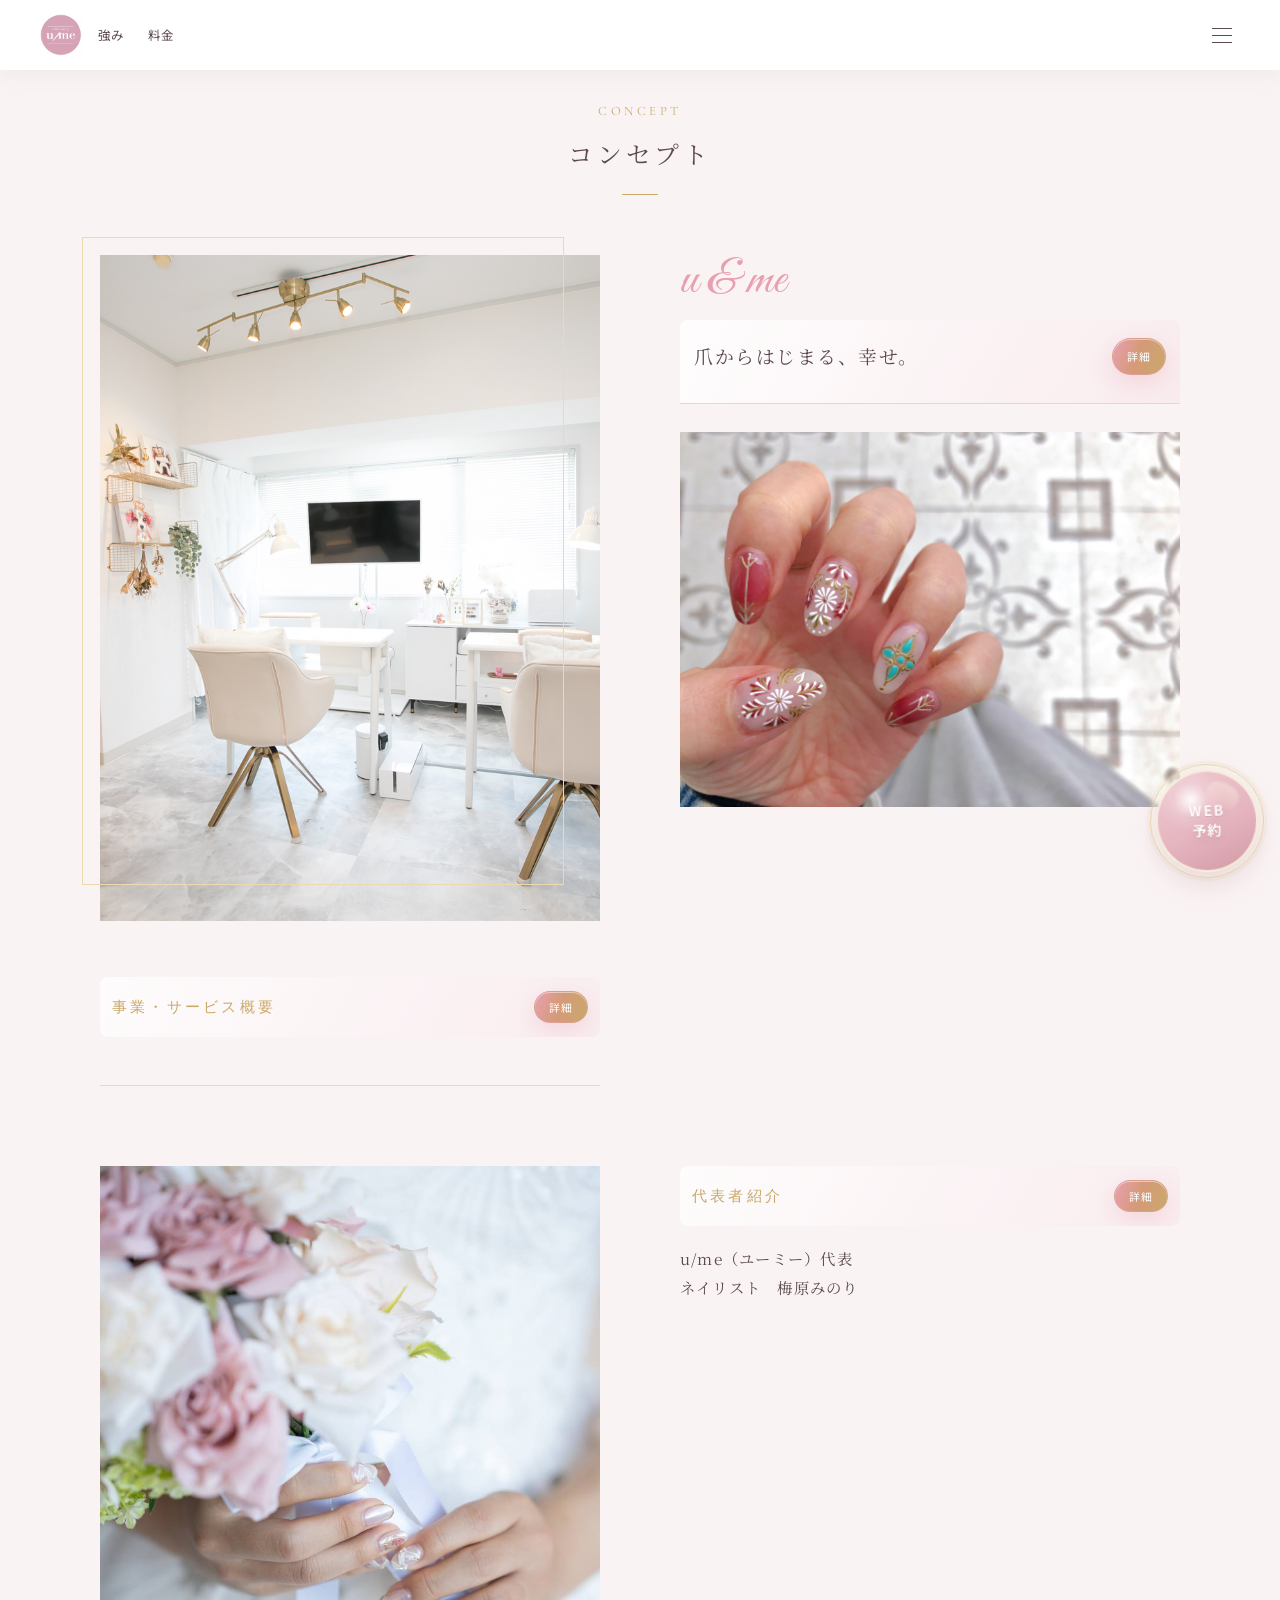
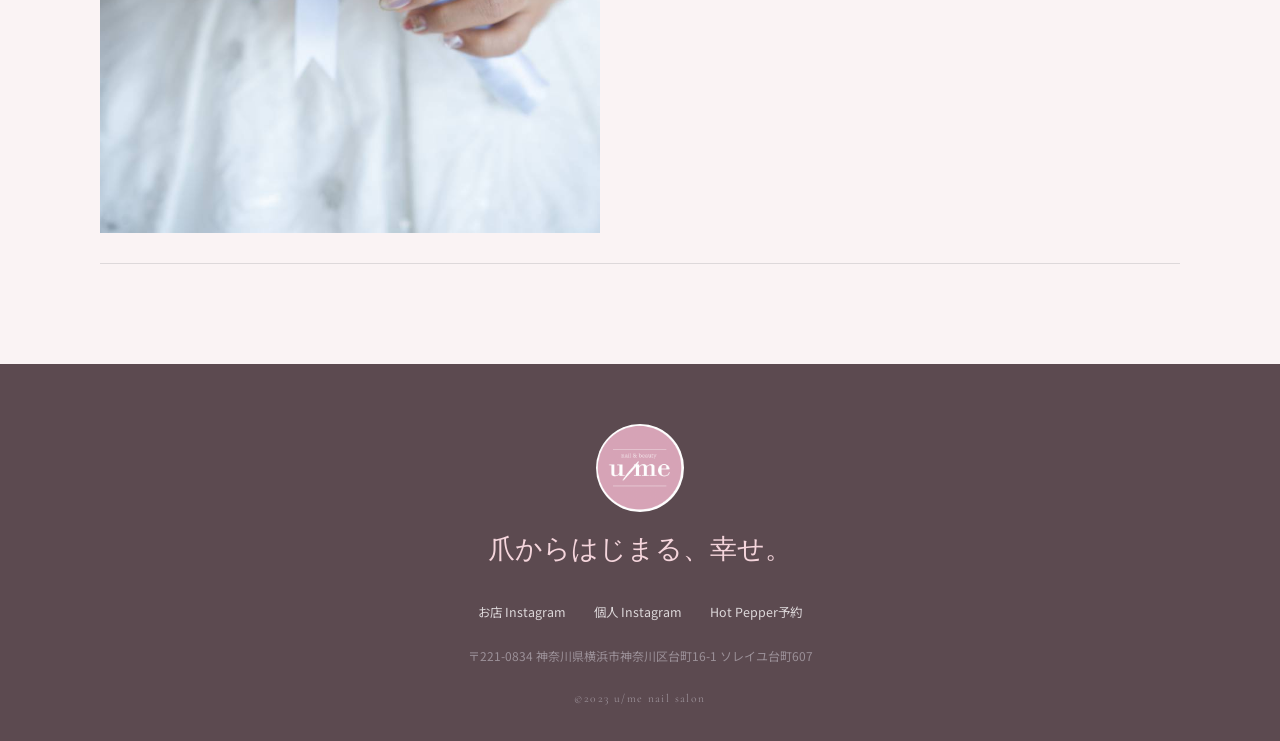
<file: concept.html>
<!DOCTYPE html>
<html lang="ja">
<head>
  <meta charset="UTF-8">
  <meta name="viewport" content="width=device-width, initial-scale=1.0">
  <title>コンセプト｜u/me（ユーミー）プライベートネイルサロン</title>
  <meta name="description" content="横浜のプライベートネイルサロンu/me（ユーミー）のコンセプト、サービス概要、代表者紹介。爪からはじまる、幸せ。">
  <link rel="preconnect" href="https://fonts.googleapis.com">
  <link rel="preconnect" href="https://fonts.gstatic.com" crossorigin>
  <link href="https://fonts.googleapis.com/css2?family=Cormorant+Garamond:ital,wght@0,300;0,400;0,500;1,300;1,400&family=Great+Vibes&family=Noto+Serif+JP:wght@300;400&family=Noto+Sans+JP:wght@300;400&display=swap" rel="stylesheet">
  <link rel="stylesheet" href="css/style.css">
</head>

<body class="subpage">
  <header class="header" id="header">
    <div class="header-inner">
      <div class="header-left">
        <a href="index.html" class="header-logo">
          <img src="rogo.PNG" alt="u/me ユーミー">
        </a>
        <nav class="header-nav" aria-label="主要ページ">
          <a href="index.html#strengths">強み</a>
          <a href="index.html#menu">料金</a>
        </nav>
      </div>
      <button class="gnav-btn" id="gnavBtn" aria-label="メニューを開く">
        <span class="gnav-btn-line"></span>
        <span class="gnav-btn-line"></span>
        <span class="gnav-btn-line"></span>
      </button>
    </div>
  </header>

  <nav class="gnav" id="gnav">
    <div class="gnav-inner">
      <button class="gnav-close" id="gnavClose" aria-label="メニューを閉じる">
        <span></span><span></span>
      </button>

      <ul class="gnav-links">
        <li><a href="index.html" class="gnav-link">
          <span class="gnav-link-en">Top</span>
          <span class="gnav-link-ja">トップ</span>
        </a></li>
        <li><a href="index.html#strengths" class="gnav-link">
          <span class="gnav-link-en">Strengths</span>
          <span class="gnav-link-ja">サロンの強み</span>
        </a></li>
        <li><a href="index.html#gallery" class="gnav-link">
          <span class="gnav-link-en">Gallery</span>
          <span class="gnav-link-ja">デザイン</span>
        </a></li>
        <li><a href="index.html#profile" class="gnav-link">
          <span class="gnav-link-en">Profile</span>
          <span class="gnav-link-ja">プロフィール</span>
        </a></li>
        <li><a href="index.html#menu" class="gnav-link">
          <span class="gnav-link-en">Menu</span>
          <span class="gnav-link-ja">メニュー・料金</span>
        </a></li>
        <li><a href="index.html#instagram" class="gnav-link">
          <span class="gnav-link-en">Instagram</span>
          <span class="gnav-link-ja">Instagram</span>
        </a></li>
        <li><a href="index.html#note" class="gnav-link">
          <span class="gnav-link-en">Note</span>
          <span class="gnav-link-ja">note</span>
        </a></li>
        <li><a href="index.html#store" class="gnav-link">
          <span class="gnav-link-en">Store Info</span>
          <span class="gnav-link-ja">店舗情報</span>
        </a></li>
      </ul>

      <a href="https://beauty.hotpepper.jp/kr/slnH000651287/?vos=cpahpbprosmaf131118006" target="_blank" rel="noopener" class="gnav-reserve-btn">
        <span class="gnav-reserve-en">Reservation</span>
        <span class="gnav-reserve-ja">Hot Pepperでご予約</span>
      </a>
    </div>
  </nav>
  <div class="gnav-overlay" id="gnavOverlay"></div>

  <a href="https://beauty.hotpepper.jp/kr/slnH000651287/?vos=cpahpbprosmaf131118006" target="_blank" rel="noopener" class="fixed-reserve-btn" id="fixedReserveBtn">WEB<br>予約</a>

  <main class="subpage-main">
    <section class="concept" id="concept">
      <div class="section-header fade-in">
        <p class="section-en">Concept</p>
        <h1 class="section-title">コンセプト</h1>
        <div class="section-line"></div>
      </div>
      <div class="concept-inner">
        <div class="concept-body fade-in">
          <p class="concept-script">u &amp; me</p>
          <button class="concept-catch concept-catch-toggle" type="button" aria-expanded="false" aria-controls="conceptMessageSub"><span class="concept-catch-text">爪からはじまる、幸せ。</span><span class="toggle-detail-label">詳細</span></button>

          <div class="concept-block concept-message" id="conceptMessageSub" hidden>
            <h3 class="concept-block-title">コンセプト</h3>
            <p class="concept-text">自分自身の身体の中で、ふとした瞬間に一番目に入るお手元。その美しさを整えることで、心がときめいたり、落ち着いたり、日常に小さな幸せをもたらしてくれます。</p>
            <p class="concept-text">u/meでは、お客様の日々が明るく楽しくなるような、“お爪から溢れるときめき”を大切にしたデザインをご提供しております。</p>
            <p class="concept-text">日々頑張る女性の活力となる「ご褒美ネイル」を通して、お客様一人ひとりに似合うカラーやこだわりのデザインを丁寧にご提案いたします。</p>
            <p class="concept-text">お手元が綺麗になることで、ご自身をもっと好きになれるように。そんなお手伝いができたら嬉しいです。</p>
            <p class="concept-text">「あなた（u）」と「わたし（me）」で創る、特別なネイル。その想いを込めて、u/meは誕生しました。</p>
          </div>

          <div class="concept-nail-img">
            <img src="ネイル/IMG_1547.JPG" alt="ネイルデザイン">
          </div>
        </div>

        <div class="concept-side fade-in">
          <div class="concept-img">
            <img src="内装/IMG_6346.JPG" alt="u/meサロン内装">
          </div>

          <div class="concept-block concept-service">
            <button class="concept-block-title concept-service-toggle" type="button" aria-expanded="false" aria-controls="conceptServiceSub">事業・サービス概要<span class="toggle-detail-label">詳細</span></button>
            <div id="conceptServiceSub" hidden>
              <p class="concept-text">u/me（ユーミー）は、横浜にあるプライベートネイルサロンです。お客様一人ひとりに寄り添ったカウンセリングを大切にし、似合うカラーやデザインをご提案するオーダーメイドネイルをご提供しております。</p>
              <p class="concept-text">シンプルなデザインからこだわりのアート、3Dパーツ制作まで幅広く対応し、日常にときめきをプラスする「ご褒美ネイル」をお届けいたします。</p>
              <p class="concept-text">落ち着いた空間で、リラックスしながら施術を受けていただけるよう心がけております。</p>

              <h4 class="concept-subtitle">メインの事業内容</h4>
              <p class="concept-text">ネイル施術（ジェルネイル）を中心に、お客様のご要望に合わせたオーダーメイドデザインをご提供しております。</p>
              <p class="concept-text">シンプルなデザインからこだわりのアート、3Dパーツ制作まで幅広く対応し、お一人おひとりに合わせたネイルをご提案いたします。</p>

              <h4 class="concept-subtitle">サービスの特徴・こだわり</h4>
              <p class="concept-text">お客様一人ひとりに寄り添った丁寧なカウンセリングを大切にし、ライフスタイルやお好みに合わせたデザインをご提案しております。</p>
              <p class="concept-text">手描きアートや繊細なデザインにも対応しており、お客様の「好き」や「こだわり」を形にすることを得意としています。</p>
              <p class="concept-text">また、デザインの再現度の高さだけでなく、モチの良さや仕上がりの美しさにもこだわり、日常の中でふとお手元を見たときにときめきを感じていただけるネイルをお届けいたします。</p>
              <p class="concept-text">落ち着いた空間でリラックスしてお過ごしいただけるよう、心地よい施術時間の提供を心がけております。</p>
            </div>
          </div>
        </div>

        <div class="concept-bottom fade-in">
          <div class="concept-block concept-profile">
            <div class="concept-owner-img">
              <img src="内装/line_oa_chat_240202_210448.JPG" alt="ネイリスト 梅原みのり">
            </div>
            <div class="concept-profile-body">
              <button class="concept-block-title concept-profile-toggle" type="button" aria-expanded="false" aria-controls="conceptProfileSub">代表者紹介<span class="toggle-detail-label">詳細</span></button>
              <p class="concept-owner">u/me（ユーミー）代表<br>ネイリスト　梅原みのり</p>
              <div id="conceptProfileSub" hidden>
                <p class="concept-text">服飾専門学校を卒業後、アパレル業界や美容室での勤務を経て、ネイル業界へ転身。横浜にて2店舗のネイルサロンで経験を積み、u/meをオープンいたしました。</p>
                <p class="concept-text">これまで常にネイルが身近にあり、忙しい日々の中でも、ふとお手元を見たときに気分が上がる瞬間や、ネイルに励まされるような感覚を何度も経験してきました。</p>
                <p class="concept-text">ネイルはただ綺麗にするだけでなく、日常にときめきや癒しを与えてくれる存在だと感じています。</p>
                <p class="concept-text">お客様一人ひとりに寄り添い、似合うデザインやカラーをご提案しながら、「自分の爪が好き」と思っていただけるようなネイルをお届けいたします。</p>
                <p class="concept-text">日々頑張る女性の活力となる“ご褒美ネイル”を通して、皆さまの毎日に小さな幸せをお届けできましたら幸いです。</p>
                <div class="concept-block concept-history">
                  <h3 class="concept-block-title">沿革</h3>
                  <p class="concept-text"><time datetime="2023-06-05">2023年6月5日</time><br>ネイルサロン「u/me（ユーミー）」オープン</p>
                </div>
              </div>
            </div>
          </div>
        </div>
      </div>
    </section>
  </main>

  <footer class="footer">
    <div class="footer-inner">
      <div class="footer-logo">
        <img src="rogo.PNG" alt="u/me ユーミー">
      </div>
      <p class="footer-tagline">爪からはじまる、幸せ。</p>
      <ul class="footer-sns">
        <li><a href="https://www.instagram.com/u.me_nails/" target="_blank" rel="noopener">お店 Instagram</a></li>
        <li><a href="https://www.instagram.com/ume_nails?igsh=MW9hbWlhaDR5dm02bg%3D%3D&utm_source=qr" target="_blank" rel="noopener">個人 Instagram</a></li>
        <li><a href="https://beauty.hotpepper.jp/kr/slnH000651287/?vos=cpahpbprosmaf131118006" target="_blank" rel="noopener">Hot Pepper予約</a></li>
      </ul>
      <p class="footer-address">〒221-0834 神奈川県横浜市神奈川区台町16-1 ソレイユ台町607</p>
      <p class="footer-copy">©2023 u/me nail salon</p>
    </div>
  </footer>

  <script src="js/main.js"></script>
</body>
</html>
</file>
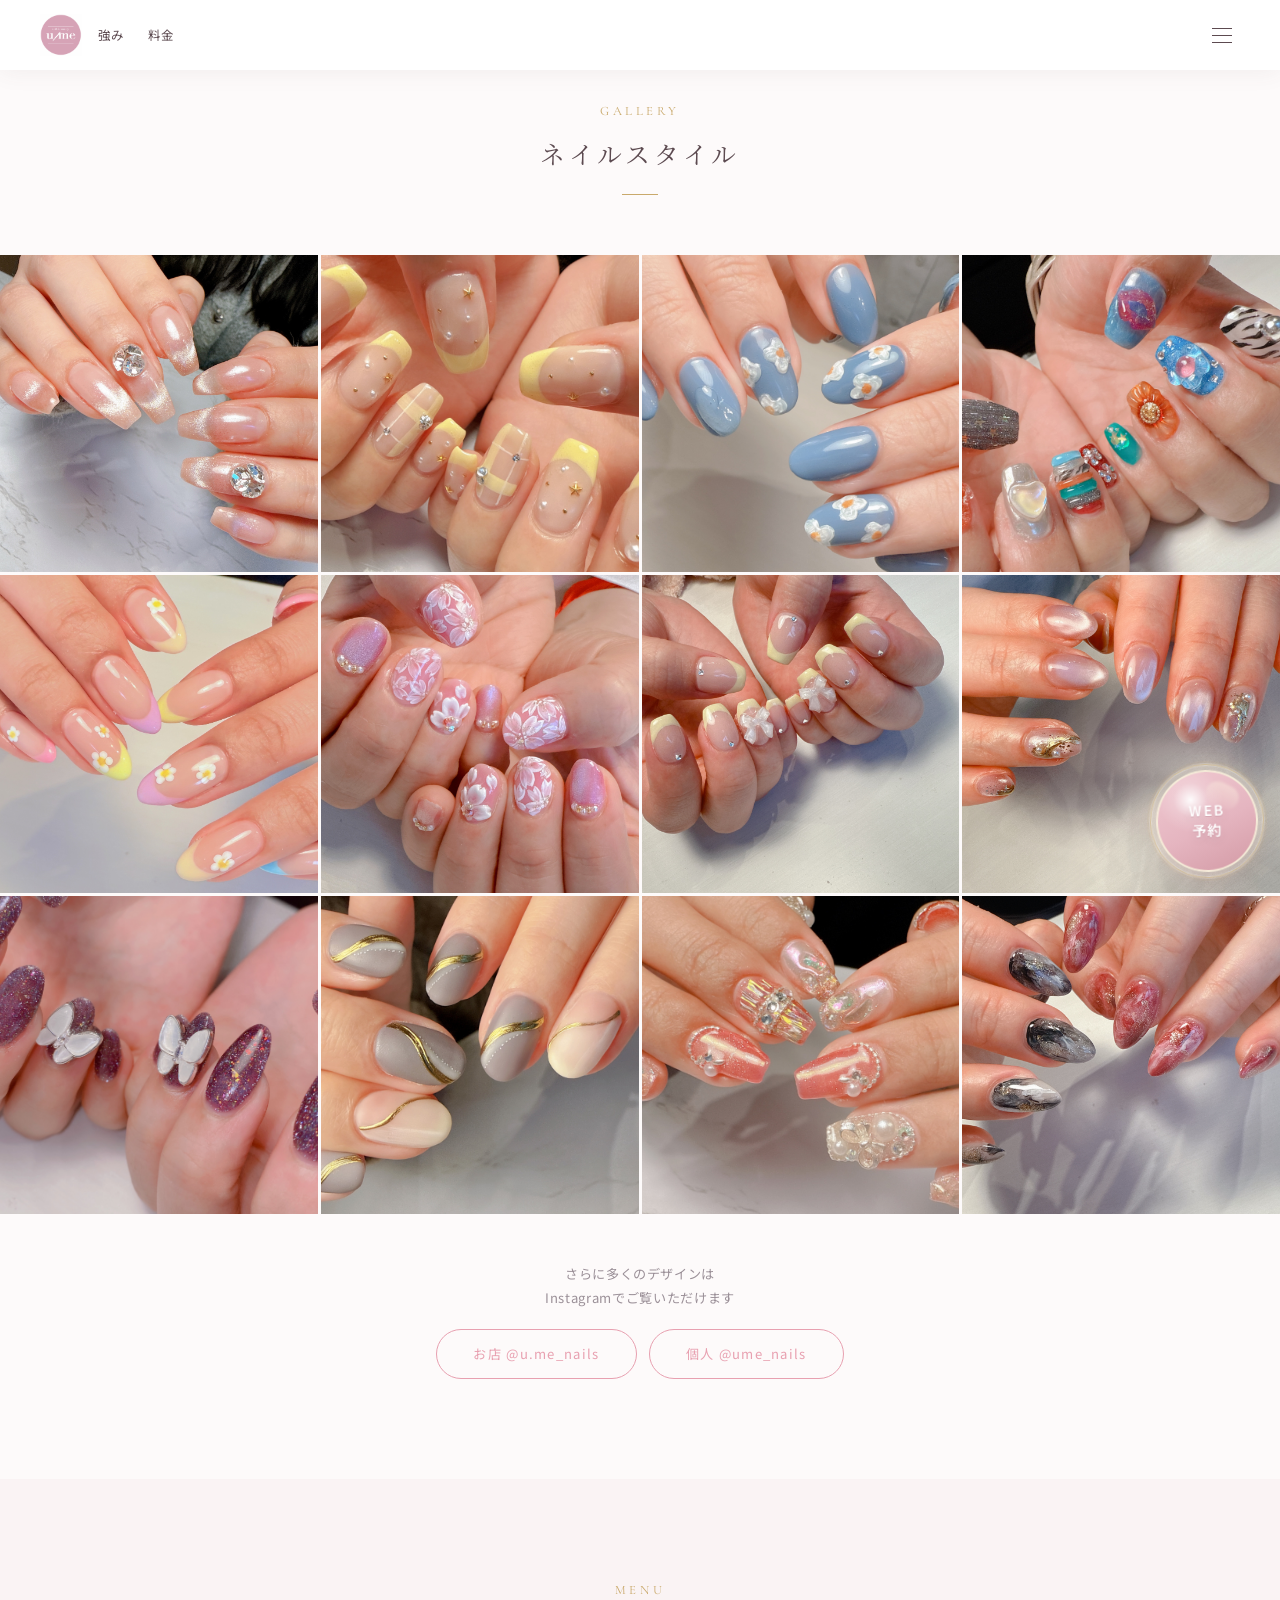
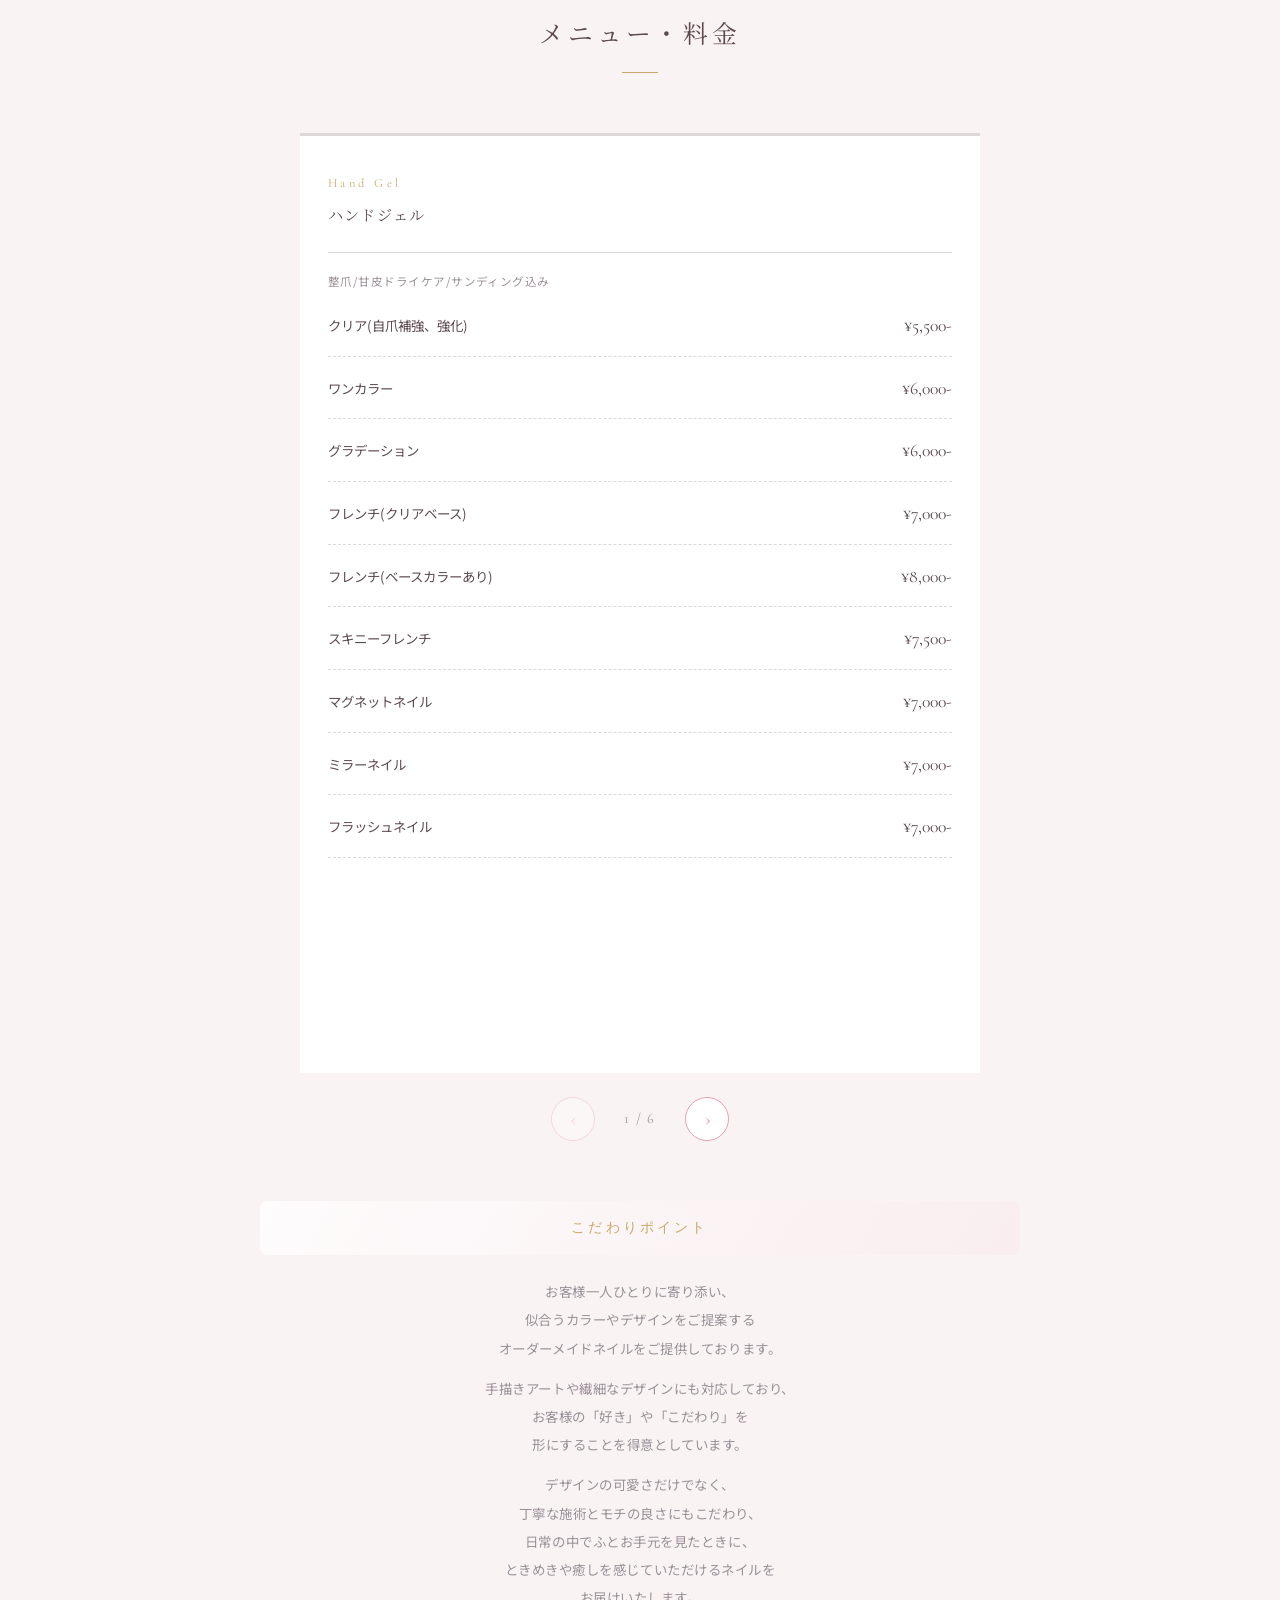
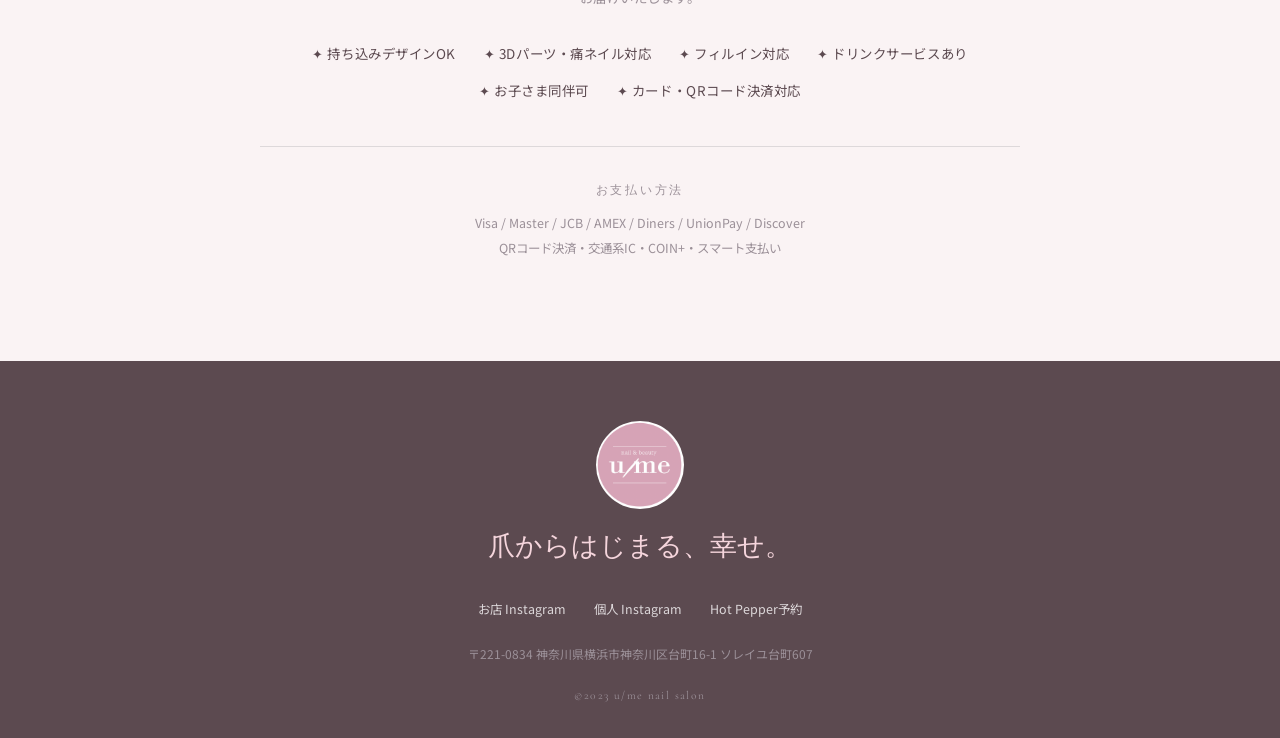
<file: menu.html>
<!DOCTYPE html>
<html lang="ja">
<head>
  <meta charset="UTF-8">
  <meta name="viewport" content="width=device-width, initial-scale=1.0">
  <title>メニュー・料金｜u/me（ユーミー）プライベートネイルサロン</title>
  <meta name="description" content="横浜のプライベートネイルサロンu/me（ユーミー）のメニュー・料金。ハンドジェル、アートコース、フットジェル、アートオプション、オフ各種。">
  <link rel="preconnect" href="https://fonts.googleapis.com">
  <link rel="preconnect" href="https://fonts.gstatic.com" crossorigin>
  <link href="https://fonts.googleapis.com/css2?family=Cormorant+Garamond:ital,wght@0,300;0,400;0,500;1,300;1,400&family=Great+Vibes&family=Noto+Serif+JP:wght@300;400&family=Noto+Sans+JP:wght@300;400&display=swap" rel="stylesheet">
  <link rel="stylesheet" href="css/style.css">
</head>

<body class="subpage">
  <header class="header" id="header">
    <div class="header-inner">
      <div class="header-left">
        <a href="index.html" class="header-logo">
          <img src="rogo.PNG" alt="u/me ユーミー">
        </a>
        <nav class="header-nav" aria-label="主要ページ">
          <a href="index.html#strengths">強み</a>
          <a href="index.html#menu">料金</a>
        </nav>
      </div>
      <button class="gnav-btn" id="gnavBtn" aria-label="メニューを開く">
        <span class="gnav-btn-line"></span>
        <span class="gnav-btn-line"></span>
        <span class="gnav-btn-line"></span>
      </button>
    </div>
  </header>

  <nav class="gnav" id="gnav">
    <div class="gnav-inner">
      <button class="gnav-close" id="gnavClose" aria-label="メニューを閉じる">
        <span></span><span></span>
      </button>

      <ul class="gnav-links">
        <li><a href="index.html" class="gnav-link">
          <span class="gnav-link-en">Top</span>
          <span class="gnav-link-ja">トップ</span>
        </a></li>
        <li><a href="index.html#strengths" class="gnav-link">
          <span class="gnav-link-en">Strengths</span>
          <span class="gnav-link-ja">サロンの強み</span>
        </a></li>
        <li><a href="index.html#gallery" class="gnav-link">
          <span class="gnav-link-en">Gallery</span>
          <span class="gnav-link-ja">デザイン</span>
        </a></li>
        <li><a href="index.html#profile" class="gnav-link">
          <span class="gnav-link-en">Profile</span>
          <span class="gnav-link-ja">プロフィール</span>
        </a></li>
        <li><a href="index.html#menu" class="gnav-link">
          <span class="gnav-link-en">Menu</span>
          <span class="gnav-link-ja">メニュー・料金</span>
        </a></li>
        <li><a href="index.html#instagram" class="gnav-link">
          <span class="gnav-link-en">Instagram</span>
          <span class="gnav-link-ja">Instagram</span>
        </a></li>
        <li><a href="index.html#note" class="gnav-link">
          <span class="gnav-link-en">Note</span>
          <span class="gnav-link-ja">note</span>
        </a></li>
        <li><a href="index.html#store" class="gnav-link">
          <span class="gnav-link-en">Store Info</span>
          <span class="gnav-link-ja">店舗情報</span>
        </a></li>
      </ul>

      <a href="https://beauty.hotpepper.jp/kr/slnH000651287/?vos=cpahpbprosmaf131118006" target="_blank" rel="noopener" class="gnav-reserve-btn">
        <span class="gnav-reserve-en">Reservation</span>
        <span class="gnav-reserve-ja">Hot Pepperでご予約</span>
      </a>
    </div>
  </nav>
  <div class="gnav-overlay" id="gnavOverlay"></div>

  <a href="https://beauty.hotpepper.jp/kr/slnH000651287/?vos=cpahpbprosmaf131118006" target="_blank" rel="noopener" class="fixed-reserve-btn" id="fixedReserveBtn">WEB<br>予約</a>

  <main class="subpage-main">
    <section class="gallery" id="gallery">
      <div class="section-header fade-in">
        <p class="section-en">Gallery</p>
        <h2 class="section-title">ネイルスタイル</h2>
        <div class="section-line"></div>
      </div>
      <div class="gallery-grid">
        <div class="gallery-item fade-in"><img src="ネイル/IMG_1529.JPG" alt="ネイルデザイン" loading="lazy"></div>
        <div class="gallery-item fade-in"><img src="ネイル/IMG_1533.JPG" alt="ネイルデザイン" loading="lazy"></div>
        <div class="gallery-item fade-in"><img src="ネイル/IMG_1539.JPG" alt="ネイルデザイン" loading="lazy"></div>
        <div class="gallery-item fade-in"><img src="ネイル/IMG_1538.JPG" alt="ネイルデザイン" loading="lazy"></div>
        <div class="gallery-item fade-in"><img src="ネイル/IMG_1542.JPG" alt="ネイルデザイン" loading="lazy"></div>
        <div class="gallery-item fade-in"><img src="ネイル/IMG_1543.JPG" alt="ネイルデザイン" loading="lazy"></div>
        <div class="gallery-item fade-in"><img src="ネイル/IMG_2605.JPG" alt="ネイルデザイン" loading="lazy"></div>
        <div class="gallery-item fade-in"><img src="ネイル/IMG_2693.JPG" alt="ネイルデザイン" loading="lazy"></div>
        <div class="gallery-item fade-in"><img src="ネイル/IMG_0747.JPG" alt="ネイルデザイン" loading="lazy"></div>
        <div class="gallery-item fade-in"><img src="ネイル/IMG_1530.JPG" alt="ネイルデザイン" loading="lazy"></div>
        <div class="gallery-item fade-in"><img src="ネイル/IMG_1540.JPG" alt="ネイルデザイン" loading="lazy"></div>
        <div class="gallery-item fade-in"><img src="ネイル/IMG_1407.JPG" alt="ネイルデザイン" loading="lazy"></div>
      </div>
      <div class="gallery-foot fade-in">
        <p>さらに多くのデザインは<br>Instagramでご覧いただけます</p>
        <div class="gallery-links">
          <a href="https://www.instagram.com/u.me_nails/" target="_blank" rel="noopener" class="btn-outline">お店 @u.me_nails</a>
          <a href="https://www.instagram.com/ume_nails?igsh=MW9hbWlhaDR5dm02bg%3D%3D&utm_source=qr" target="_blank" rel="noopener" class="btn-outline">個人 @ume_nails</a>
        </div>
      </div>
    </section>

    <section class="menu" id="menu">
      <div class="section-header fade-in">
        <p class="section-en">Menu</p>
        <h1 class="section-title">メニュー・料金</h1>
        <div class="section-line"></div>
      </div>

      <div class="menu-slider fade-in" data-menu-slider>
      <div class="menu-cards">
        <div class="menu-card">
          <div class="menu-card-head">
            <p class="menu-card-en">Hand Gel</p>
            <h3 class="menu-card-title">ハンドジェル</h3>
          </div>
          <p class="menu-note menu-note-top">整爪/甘皮ドライケア/サンディング込み</p>
          <ul class="menu-list">
            <li class="menu-item">
              <span class="menu-name">クリア(自爪補強、強化)</span>
              <span class="menu-price">¥5,500-</span>
            </li>
            <li class="menu-item">
              <span class="menu-name">ワンカラー</span>
              <span class="menu-price">¥6,000-</span>
            </li>
            <li class="menu-item">
              <span class="menu-name">グラデーション</span>
              <span class="menu-price">¥6,000-</span>
            </li>
            <li class="menu-item">
              <span class="menu-name">フレンチ(クリアベース)</span>
              <span class="menu-price">¥7,000-</span>
            </li>
            <li class="menu-item">
              <span class="menu-name">フレンチ(ベースカラーあり)</span>
              <span class="menu-price">¥8,000-</span>
            </li>
            <li class="menu-item">
              <span class="menu-name">スキニーフレンチ</span>
              <span class="menu-price">¥7,500-</span>
            </li>
            <li class="menu-item">
              <span class="menu-name">マグネットネイル</span>
              <span class="menu-price">¥7,000-</span>
            </li>
            <li class="menu-item">
              <span class="menu-name">ミラーネイル</span>
              <span class="menu-price">¥7,000-</span>
            </li>
            <li class="menu-item">
              <span class="menu-name">フラッシュネイル</span>
              <span class="menu-price">¥7,000-</span>
            </li>
          </ul>
        </div>

        <div class="menu-card">
          <div class="menu-card-head">
            <p class="menu-card-en">Art Course</p>
            <h3 class="menu-card-title">アートコース</h3>
          </div>
          <ul class="menu-list">
            <li class="menu-item">
              <span class="menu-name">90分☆オーダーアート</span>
              <span class="menu-price">¥9,000-</span>
            </li>
            <li class="menu-item">
              <span class="menu-name">120分☆オーダーアート</span>
              <span class="menu-price">¥12,000-</span>
            </li>
            <li class="menu-item">
              <span class="menu-name">150分☆オーダーアート</span>
              <span class="menu-price">¥15,000-</span>
            </li>
            <li class="menu-item">
              <span class="menu-name">ニュアンスアート</span>
              <span class="menu-price">¥9,000〜</span>
            </li>
            <li class="menu-item">
              <span class="menu-name">ベイビーブーマー</span>
              <span class="menu-price">¥8,000-</span>
            </li>
            <li class="menu-item">
              <span class="menu-name">ガラスフレンチ</span>
              <span class="menu-price">¥9,000-</span>
            </li>
            <li class="menu-item">
              <span class="menu-name">《魅惑の輝き》バイカラーマグネット</span>
              <span class="menu-price">¥8,000-</span>
            </li>
            <li class="menu-item">
              <span class="menu-name">《うるピカ》オーロラミラーネイル</span>
              <span class="menu-price">¥8,000-</span>
            </li>
            <li class="menu-item">
              <span class="menu-name">《うるきゅる》マグネット×ミラー</span>
              <span class="menu-price">¥8,000-</span>
            </li>
            <li class="menu-item">
              <span class="menu-name">《輝き爆発》マグネット×ミラー×フラッシュ</span>
              <span class="menu-price">¥9,000-</span>
            </li>
            <li class="menu-item">
              <span class="menu-name">◆オーダー３Dパーツ</span>
              <span class="menu-price">要問い合わせ</span>
            </li>
            <li class="menu-item">
              <span class="menu-name">◆キャラ・痛ネイル</span>
              <span class="menu-price">要問い合わせ</span>
            </li>
          </ul>
        </div>

        <div class="menu-card">
          <div class="menu-card-head">
            <p class="menu-card-en">Off / Trouble</p>
            <h3 class="menu-card-title">オフ各種・トラブルオプション</h3>
          </div>
          <ul class="menu-list">
            <li class="menu-item">
              <span class="menu-name">長さ出し(スカルプ)</span>
              <span class="menu-price">¥700/1本</span>
            </li>
            <li class="menu-item">
              <span class="menu-name">亀裂補強</span>
              <span class="menu-price">¥200〜¥500/1本</span>
            </li>
            <li class="menu-item">
              <span class="menu-name">付け替えオフ(当店施術)</span>
              <span class="menu-price">¥500-</span>
            </li>
            <li class="menu-item">
              <span class="menu-name">付け替えオフ(他店施術)<br>スカルプ(ジェルスカ/チップ含む)の場合 +¥1,000-</span>
              <span class="menu-price">¥1,000-</span>
            </li>
            <li class="menu-item">
              <span class="menu-name">オフのみ(当店施術)</span>
              <span class="menu-price">¥3,300</span>
            </li>
            <li class="menu-item">
              <span class="menu-name">オフのみ(他店施術)<br>スカルプ(ジェルスカ/チップ含む)の場合 +¥1,000-</span>
              <span class="menu-price">¥5,500</span>
            </li>
          </ul>
        </div>

        <div class="menu-card is-featured is-wide">
          <div class="menu-card-head">
            <p class="menu-card-en">Foot Gel</p>
            <h3 class="menu-card-title">フットジェル</h3>
          </div>
          <p class="menu-note menu-note-top">フットバス/整爪/甘皮ドライケア/サンディング/フットマッサージ込み</p>
          <ul class="menu-list">
            <li class="menu-item">
              <span class="menu-name">ワンカラー</span>
              <span class="menu-price">¥7,000-</span>
            </li>
            <li class="menu-item">
              <span class="menu-name">マグネットネイル</span>
              <span class="menu-price">¥8,000-</span>
            </li>
            <li class="menu-item">
              <span class="menu-name">ミラーネイル</span>
              <span class="menu-price">¥8,000-</span>
            </li>
            <li class="menu-item">
              <span class="menu-name">フラッシュネイル</span>
              <span class="menu-price">¥8,000-</span>
            </li>
            <li class="menu-item">
              <span class="menu-name">【オーダー】親指アート</span>
              <span class="menu-price">¥9,000-〜</span>
            </li>
            <li class="menu-item">
              <span class="menu-name">【オーダー】デザインアート</span>
              <span class="menu-price">¥13,000-</span>
            </li>
            <li class="menu-item">
              <span class="menu-name">【定額】親指アート</span>
              <span class="menu-price">¥8,800-</span>
            </li>
            <li class="menu-item">
              <span class="menu-name">【定額】ごほうびアート</span>
              <span class="menu-price">¥11,000-</span>
            </li>
            <li class="menu-item">
              <span class="menu-name">【定額】とびっきりアート</span>
              <span class="menu-price">¥13,000-</span>
            </li>
          </ul>
        </div>

        <div class="menu-card">
          <div class="menu-card-head">
            <p class="menu-card-en">Art Option</p>
            <h3 class="menu-card-title">アートオプション</h3>
          </div>
          <ul class="menu-list">
            <li class="menu-item">
              <span class="menu-name">カラー追加(〜5色まで)</span>
              <span class="menu-price">¥500-</span>
            </li>
            <li class="menu-item">
              <span class="menu-name">カラー追加(〜10色まで)</span>
              <span class="menu-price">¥1,000-</span>
            </li>
            <li class="menu-item">
              <span class="menu-name">マットコート</span>
              <span class="menu-price">¥100/1本</span>
            </li>
            <li class="menu-item">
              <span class="menu-name">ラメがけ</span>
              <span class="menu-price">¥100/1本</span>
            </li>
            <li class="menu-item">
              <span class="menu-name">ラメライン</span>
              <span class="menu-price">¥100/1本</span>
            </li>
            <li class="menu-item">
              <span class="menu-name">ミラーライン</span>
              <span class="menu-price">¥150/1本</span>
            </li>
            <li class="menu-item">
              <span class="menu-name">ストーンアート</span>
              <span class="menu-price">¥300〜</span>
            </li>
            <li class="menu-item">
              <span class="menu-name">ニュアンスアート</span>
              <span class="menu-price">¥300〜</span>
            </li>
            <li class="menu-item">
              <span class="menu-name">ペイントアート</span>
              <span class="menu-price">¥500〜</span>
            </li>
          </ul>
        </div>

        <div class="menu-card menu-prep-info">
          <div class="menu-card-head">
            <p class="menu-card-en">Coming Soon</p>
            <h3 class="menu-card-title">準備中</h3>
          </div>
          <ul class="menu-list">
            <li class="menu-item">
              <span class="menu-name">定額ワンポイントデザイン</span>
            </li>
            <li class="menu-item">
              <span class="menu-name">定額シンプルデザイン</span>
            </li>
            <li class="menu-item">
              <span class="menu-name">定額トレンドデザイン</span>
            </li>
            <li class="menu-item">
              <span class="menu-name">定額ワンホンデザイン</span>
            </li>
            <li class="menu-item">
              <span class="menu-name">定額デラックスアートデザイン</span>
            </li>
          </ul>
          <div class="menu-card-head">
            <p class="menu-card-en">Information</p>
            <h3 class="menu-card-title">お知らせ</h3>
          </div>
          <ul class="menu-info-list">
            <li>施術後7日以内に浮きや欠けなどの不具合が生じた場合は、無料にてお直し対応をさせていただきます。</li>
            <li>次回ご予約のお客様は、付け替えオフ代金が無料となります。</li>
          </ul>
        </div>

      </div>
      <div class="menu-slider-controls" aria-label="メニュー料金スライド操作">
        <button class="menu-slider-btn" type="button" data-menu-prev aria-label="前のメニュー">‹</button>
        <span class="menu-slider-status" data-menu-status aria-live="polite">1 / 6</span>
        <button class="menu-slider-btn" type="button" data-menu-next aria-label="次のメニュー">›</button>
      </div>
      </div>

      <div class="menu-options fade-in">
        <h3 class="menu-options-title">こだわりポイント</h3>
        <div class="menu-options-copy">
          <p>お客様一人ひとりに寄り添い、<br>似合うカラーやデザインをご提案する<br>オーダーメイドネイルをご提供しております。</p>
          <p>手描きアートや繊細なデザインにも対応しており、<br>お客様の「好き」や「こだわり」を<br>形にすることを得意としています。</p>
          <p>デザインの可愛さだけでなく、<br>丁寧な施術とモチの良さにもこだわり、<br>日常の中でふとお手元を見たときに、<br>ときめきや癒しを感じていただけるネイルを<br>お届けいたします。</p>
        </div>
        <ul class="menu-options-list">
          <li>✦ 持ち込みデザインOK</li>
          <li>✦ 3Dパーツ・痛ネイル対応</li>
          <li>✦ フィルイン対応</li>
          <li>✦ ドリンクサービスあり</li>
          <li>✦ お子さま同伴可</li>
          <li>✦ カード・QRコード決済対応</li>
        </ul>
      </div>

      <div class="menu-payment fade-in">
        <p class="menu-payment-label">お支払い方法</p>
        <p class="menu-payment-text">Visa / Master / JCB / AMEX / Diners / UnionPay / Discover<br>QRコード決済・交通系IC・COIN+・スマート支払い</p>
      </div>
    </section>
  </main>

  <footer class="footer">
    <div class="footer-inner">
      <div class="footer-logo">
        <img src="rogo.PNG" alt="u/me ユーミー">
      </div>
      <p class="footer-tagline">爪からはじまる、幸せ。</p>
      <ul class="footer-sns">
        <li><a href="https://www.instagram.com/u.me_nails/" target="_blank" rel="noopener">お店 Instagram</a></li>
        <li><a href="https://www.instagram.com/ume_nails?igsh=MW9hbWlhaDR5dm02bg%3D%3D&utm_source=qr" target="_blank" rel="noopener">個人 Instagram</a></li>
        <li><a href="https://beauty.hotpepper.jp/kr/slnH000651287/?vos=cpahpbprosmaf131118006" target="_blank" rel="noopener">Hot Pepper予約</a></li>
      </ul>
      <p class="footer-address">〒221-0834 神奈川県横浜市神奈川区台町16-1 ソレイユ台町607</p>
      <p class="footer-copy">©2023 u/me nail salon</p>
    </div>
  </footer>

  <script src="js/main.js"></script>
</body>
</html>
</file>
<file: css/style.css>
/* ========================================
   u/me nail salon — style.css
======================================== */

:root {
  --pink:        #E8A0B0;
  --pink-light:  #F5D5DC;
  --pink-pale:   #FDF0F3;
  --gold:        #C9A96B;
  --gold-light:  #EDD9B0;
  --dark:        #5C4A50;
  --gray:        #9B9098;
  --gray-light:  #DDD8DA;
  --white:       #FFFFFF;
  --bg:          #FDFAFA;
  --bg-soft:     #FAF3F4;

  --font-en:     'Cormorant Garamond', serif;
  --font-script: 'Great Vibes', cursive;
  --font-ja:     'Noto Serif JP', serif;
  --font-sans:   'Noto Sans JP', sans-serif;

  --header-h:    70px;
  --ease:        0.4s ease;
}

/* ── Reset ── */
*, *::before, *::after { box-sizing: border-box; margin: 0; padding: 0; }
html { scroll-behavior: smooth; }
body {
  font-family: var(--font-ja);
  background: var(--bg);
  color: var(--dark);
  line-height: 1.8;
  overflow-x: hidden;
}
img { max-width: 100%; height: auto; display: block; }
a { text-decoration: none; color: inherit; transition: opacity var(--ease); }
a:hover { opacity: 0.7; }
ul, ol { list-style: none; }
[hidden] { display: none !important; }

/* ========================================
   HEADER
======================================== */
.header {
  position: fixed;
  inset: 0 0 auto 0;
  height: var(--header-h);
  padding: 0 24px;
  z-index: 100;
  transition: background var(--ease), box-shadow var(--ease);
}
.header.is-scrolled {
  background: rgba(255,255,255,0.96);
  backdrop-filter: blur(10px);
  -webkit-backdrop-filter: blur(10px);
  box-shadow: 0 1px 24px rgba(92,74,80,0.08);
}
.subpage .header {
  background: rgba(255,255,255,0.96);
  backdrop-filter: blur(10px);
  -webkit-backdrop-filter: blur(10px);
  box-shadow: 0 1px 24px rgba(92,74,80,0.08);
}
.header-inner {
  display: flex;
  align-items: center;
  justify-content: space-between;
  height: 100%;
  max-width: 1200px;
  margin: 0 auto;
}

/* Logo + LINE group */
.header-left {
  display: flex;
  align-items: center;
  gap: 16px;
}
.header-logo {}
.header-logo img {
  height: 42px;
  width: auto;
  filter: drop-shadow(0 0 6px rgba(255,255,255,0.6));
  transition: filter var(--ease);
}
.header.is-scrolled .header-logo img { filter: none; }
.subpage .header-logo img { filter: none; }
.header-nav {
  display: flex;
  align-items: center;
  gap: 24px;
}
.header-nav a {
  font-family: var(--font-sans);
  font-size: 0.78rem;
  letter-spacing: 0.08em;
  color: var(--white);
  text-shadow: 0 1px 10px rgba(92,74,80,0.18);
}
.header.is-scrolled .header-nav a,
.subpage .header-nav a {
  color: var(--dark);
  text-shadow: none;
}

/* Hamburger */
.gnav-btn {
  background: none;
  border: none;
  cursor: pointer;
  padding: 8px;
  display: flex;
  flex-direction: column;
  gap: 6px;
  width: 36px;
}
.gnav-btn-line {
  display: block;
  width: 100%;
  height: 1px;
  background: var(--white);
  transition: transform var(--ease), opacity var(--ease), background var(--ease);
}
.header.is-scrolled .gnav-btn-line { background: var(--dark); }
.subpage .gnav-btn-line { background: var(--dark); }

.gnav-btn.is-open .gnav-btn-line:nth-child(1) {
  transform: translateY(7px) rotate(45deg);
  background: var(--dark);
}
.gnav-btn.is-open .gnav-btn-line:nth-child(2) { opacity: 0; }
.gnav-btn.is-open .gnav-btn-line:nth-child(3) {
  transform: translateY(-7px) rotate(-45deg);
  background: var(--dark);
}

/* ========================================
   GNAV
======================================== */
.gnav {
  position: fixed;
  inset: 0 0 0 auto;
  width: min(400px, 85vw);
  background: var(--white);
  z-index: 200;
  transform: translateX(100%);
  transition: transform 0.55s cubic-bezier(0.77,0,0.175,1);
  overflow-y: auto;
}
.gnav.is-open { transform: translateX(0); }

.gnav-inner {
  padding: 88px 48px 48px;
  display: flex;
  flex-direction: column;
  gap: 48px;
  min-height: 100%;
}

.gnav-close {
  position: absolute;
  top: 22px;
  right: 22px;
  width: 36px;
  height: 36px;
  background: none;
  border: none;
  cursor: pointer;
}
.gnav-close span {
  display: block;
  width: 22px;
  height: 1px;
  background: var(--dark);
  position: absolute;
  top: 50%;
  left: 50%;
}
.gnav-close span:first-child { transform: translate(-50%,-50%) rotate(45deg); }
.gnav-close span:last-child  { transform: translate(-50%,-50%) rotate(-45deg); }

.gnav-links { display: flex; flex-direction: column; }
.gnav-link {
  display: flex;
  flex-direction: column;
  gap: 2px;
  padding: 14px 0;
  border-bottom: 1px solid var(--gray-light);
}
.gnav-link-en {
  font-family: var(--font-en);
  font-size: 1.55rem;
  font-weight: 400;
  letter-spacing: 0.04em;
  color: var(--dark);
  line-height: 1;
}
.gnav-link-ja {
  font-family: var(--font-sans);
  font-size: 0.72rem;
  color: var(--gray);
  letter-spacing: 0.1em;
}

.gnav-reserve-btn {
  display: flex;
  flex-direction: column;
  align-items: center;
  justify-content: center;
  gap: 4px;
  background: var(--pink);
  color: var(--white);
  padding: 22px;
  border-radius: 4px;
  transition: background var(--ease), opacity var(--ease);
}
.gnav-reserve-btn:hover { opacity: 1; background: var(--dark); }
.gnav-reserve-en {
  font-family: var(--font-en);
  font-size: 1.2rem;
  letter-spacing: 0.1em;
}
.gnav-reserve-ja {
  font-family: var(--font-sans);
  font-size: 0.72rem;
  letter-spacing: 0.08em;
}

.gnav-sns { display: flex; flex-wrap: wrap; gap: 18px 24px; }
.gnav-sns-link {
  display: flex;
  align-items: center;
  gap: 8px;
  font-family: var(--font-sans);
  font-size: 0.78rem;
  color: var(--gray);
}

.gnav-overlay {
  position: fixed;
  inset: 0;
  background: rgba(92,74,80,0.45);
  z-index: 150;
  opacity: 0;
  pointer-events: none;
  transition: opacity var(--ease);
}
.gnav-overlay.is-active { opacity: 1; pointer-events: all; }

/* ========================================
   FIXED RESERVATION BUTTON
======================================== */
.fixed-reserve-btn {
  position: fixed;
  bottom: 28px;
  right: 22px;
  width: 102px;
  height: 102px;
  background:
    radial-gradient(circle at 34% 28%, rgba(255,255,255,0.94), rgba(255,255,255,0.18) 18%, rgba(255,255,255,0) 34%),
    linear-gradient(155deg, #f0c9d1 0%, #e5b5c0 54%, #d39aa5 100%);
  color: var(--white);
  border-radius: 50%;
  display: flex;
  align-items: center;
  justify-content: center;
  isolation: isolate;
  overflow: visible;
  text-align: center;
  font-family: var(--font-sans);
  font-size: 0.88rem;
  line-height: 1.4;
  letter-spacing: 0.1em;
  font-weight: 600;
  text-shadow: 0 1px 0 rgba(151,89,104,0.18), 0 4px 10px rgba(92,74,80,0.1);
  z-index: 90;
  border: 2px solid rgba(247,239,219,0.92);
  box-shadow:
    0 14px 28px rgba(186,136,151,0.2),
    0 0 0 7px rgba(255,255,255,0.24),
    0 0 0 9px rgba(218,191,136,0.12);
  opacity: 1;
  transform: translateY(0) rotate(-2deg);
  transition: transform var(--ease), box-shadow var(--ease), filter var(--ease);
  animation: reserveFloat 4.8s ease-in-out infinite;
}
.fixed-reserve-btn::before {
  content: "";
  position: absolute;
  inset: -8px;
  border-radius: 50%;
  border: 1px solid rgba(214,186,132,0.58);
  box-shadow:
    0 0 0 1px rgba(255,255,255,0.24) inset,
    0 0 16px rgba(214,186,132,0.08);
  z-index: -2;
}
.fixed-reserve-btn::after {
  content: "";
  position: absolute;
  inset: 12px 16px auto auto;
  width: 34px;
  height: 24px;
  border-radius: 999px;
  background: linear-gradient(180deg, rgba(255,248,228,0.72), rgba(255,248,228,0.08));
  filter: blur(1px);
  transform: rotate(28deg);
  opacity: 0.55;
  z-index: 1;
}
.fixed-reserve-btn.is-visible { opacity: 1; }
.fixed-reserve-btn:hover {
  opacity: 1;
  transform: translateY(-3px) rotate(0deg);
  filter: brightness(1.02);
  box-shadow:
    0 18px 34px rgba(186,136,151,0.24),
    0 0 0 8px rgba(255,255,255,0.28),
    0 0 0 10px rgba(218,191,136,0.14);
}

@keyframes reserveFloat {
  0%, 100% {
    transform: translateY(0) rotate(-2deg);
  }
  50% {
    transform: translateY(-3px) rotate(-1deg);
  }
}

@media (prefers-reduced-motion: reduce) {
  .fixed-reserve-btn {
    animation: none;
    transform: rotate(-1deg);
  }
}

/* ========================================
   COMMON SECTION STYLES
======================================== */
section { padding: 100px 0; }

.section-header {
  text-align: center;
  margin-bottom: 60px;
  padding: 0 24px;
}
.section-en {
  font-family: var(--font-en);
  font-size: 0.8rem;
  letter-spacing: 0.28em;
  color: var(--gold);
  text-transform: uppercase;
  margin-bottom: 8px;
}
.section-title {
  font-family: var(--font-ja);
  font-size: 1.55rem;
  font-weight: 400;
  letter-spacing: 0.15em;
  margin-bottom: 18px;
}
.section-line {
  width: 36px;
  height: 1px;
  background: var(--gold);
  margin: 0 auto;
}

/* ── Fade in ── */
.fade-in {
  opacity: 0;
  transform: translateY(28px);
  transition: opacity 0.85s ease, transform 0.85s ease;
}
.fade-in.is-visible { opacity: 1; transform: translateY(0); }

/* ── Buttons ── */
.btn-primary {
  display: inline-block;
  background: var(--pink);
  color: var(--white);
  padding: 16px 44px;
  border-radius: 100px;
  font-family: var(--font-sans);
  font-size: 0.88rem;
  letter-spacing: 0.1em;
  transition: background var(--ease), opacity var(--ease);
}
.btn-primary:hover { opacity: 1; background: var(--dark); }

.btn-outline {
  display: inline-block;
  border: 1px solid var(--pink);
  color: var(--pink);
  padding: 12px 36px;
  border-radius: 100px;
  font-family: var(--font-sans);
  font-size: 0.82rem;
  letter-spacing: 0.1em;
  transition: background var(--ease), color var(--ease), opacity var(--ease);
}
.btn-outline:hover { opacity: 1; background: var(--pink); color: var(--white); }

/* ========================================
   MV
======================================== */
.mv {
  position: relative;
  height: 100dvh;
  min-height: 600px;
  overflow: hidden;
  padding: 0;
}
.mv-slides { position: absolute; inset: 0; }

.mv-slide {
  position: absolute;
  inset: 0;
  background-size: cover;
  background-position: center;
  opacity: 0;
  transition: opacity 1.8s ease;
}
.mv-slide.active { opacity: 1; }

.mv-overlay {
  position: absolute;
  inset: 0;
  background:
    radial-gradient(ellipse at center, rgba(255,255,255,0.22) 0%, rgba(245,213,220,0.16) 34%, rgba(255,255,255,0) 66%),
    linear-gradient(
      160deg,
      rgba(255,250,251,0.16) 0%,
      rgba(232,160,176,0.16) 52%,
      rgba(92,74,80,0.32) 100%
    );
}

.mv-content {
  position: absolute;
  inset: 0;
  display: flex;
  flex-direction: column;
  align-items: center;
  justify-content: center;
  text-align: center;
  color: var(--white);
  padding: 0 24px;
}

.mv-tagline {
  font-family: var(--font-sans);
  font-size: clamp(2.7rem, 6vw, 5.1rem);
  font-weight: 900;
  line-height: 1.22;
  letter-spacing: 0.02em;
  color: var(--white);
  text-shadow:
    -2px -6px 10px rgba(255,255,255,0.32),
    0 -2px 4px rgba(255,255,255,0.24),
    3px 1px 2px rgba(58,61,66,0.9),
    8px 2px 8px rgba(58,61,66,0.72),
    16px 4px 18px rgba(32,35,39,0.36),
    32px 6px 38px rgba(32,35,39,0.26),
    52px 8px 72px rgba(32,35,39,0.16),
    72px 10px 96px rgba(32,35,39,0.08);
  margin-bottom: 16px;
  animation: mvFadeUp 1.2s ease 0.3s both;
}
.mv-tagline-break {
  display: none;
}
.mv-name {
  font-family: var(--font-sans);
  font-size: clamp(1.2rem, 2.4vw, 1.72rem);
  font-weight: 800;
  letter-spacing: 0.08em;
  margin-bottom: 8px;
  text-shadow:
    -1px -4px 8px rgba(255,255,255,0.24),
    3px 1px 2px rgba(58,61,66,0.86),
    7px 2px 7px rgba(58,61,66,0.64),
    14px 4px 16px rgba(32,35,39,0.28),
    28px 5px 30px rgba(32,35,39,0.18),
    42px 7px 48px rgba(32,35,39,0.1),
    56px 9px 64px rgba(32,35,39,0.05);
  animation: mvFadeUp 1.2s ease 0.6s both;
}
.mv-sub {
  font-family: var(--font-sans);
  font-size: clamp(0.88rem, 1.55vw, 1rem);
  font-weight: 700;
  letter-spacing: 0.04em;
  opacity: 1;
  color: var(--white);
  text-shadow:
    -1px -3px 6px rgba(255,255,255,0.18),
    2px 1px 2px rgba(58,61,66,0.78),
    6px 2px 7px rgba(58,61,66,0.56),
    12px 4px 14px rgba(32,35,39,0.22),
    24px 5px 26px rgba(32,35,39,0.15),
    36px 7px 40px rgba(32,35,39,0.08),
    48px 8px 52px rgba(32,35,39,0.04);
  animation: mvFadeUp 1.2s ease 0.9s both;
}

.mv-scroll {
  position: absolute;
  bottom: 36px;
  left: 50%;
  transform: translateX(-50%);
  display: flex;
  flex-direction: column;
  align-items: center;
  gap: 10px;
  color: var(--white);
  animation: mvFade 1s ease 1.5s both;
}
.mv-scroll span {
  font-family: var(--font-en);
  font-size: 0.6rem;
  letter-spacing: 0.3em;
}
.mv-scroll-line {
  width: 1px;
  height: 56px;
  background: linear-gradient(to bottom, rgba(255,255,255,0.9), transparent);
  animation: scrollAnim 2.2s ease infinite;
}

@keyframes mvFadeUp {
  from { opacity: 0; transform: translateY(22px); }
  to   { opacity: 1; transform: translateY(0); }
}
@keyframes mvFade {
  from { opacity: 0; }
  to   { opacity: 1; }
}
@keyframes scrollAnim {
  0%   { transform: scaleY(0); transform-origin: top; }
  49%  { transform: scaleY(1); transform-origin: top; }
  50%  { transform: scaleY(1); transform-origin: bottom; }
  100% { transform: scaleY(0); transform-origin: bottom; }
}

/* ========================================
   NOTE
======================================== */
.note-section {
  background: var(--bg);
  padding: 54px 24px;
}

.note-inner {
  max-width: 1080px;
  margin: 0 auto;
  display: grid;
  grid-template-columns: 180px minmax(0, 1fr) auto;
  gap: 36px;
  align-items: center;
  padding: 34px 0;
  border-top: 1px solid var(--gold-light);
  border-bottom: 1px solid var(--gold-light);
}

.note-heading {
  display: flex;
  flex-direction: column;
  gap: 6px;
}

.note-heading .section-en {
  margin-bottom: 0;
}

.note-title {
  font-family: var(--font-en);
  font-size: 2.3rem;
  font-weight: 300;
  line-height: 1;
  letter-spacing: 0.08em;
  color: var(--dark);
}

.note-body {
  display: flex;
  flex-direction: column;
  gap: 8px;
}

.note-catch {
  font-family: var(--font-ja);
  font-size: 1rem;
  letter-spacing: 0.08em;
  color: var(--dark);
}

.note-text {
  font-family: var(--font-sans);
  font-size: 0.82rem;
  line-height: 2;
  color: var(--gray);
}

.note-link {
  display: inline-flex;
  align-items: center;
  justify-content: center;
  min-width: 138px;
  padding: 12px 26px;
  border: 1px solid var(--pink);
  border-radius: 100px;
  color: var(--pink);
  font-family: var(--font-sans);
  font-size: 0.78rem;
  letter-spacing: 0.08em;
  white-space: nowrap;
  transition: background var(--ease), color var(--ease), opacity var(--ease);
}

.note-link:hover {
  opacity: 1;
  background: var(--pink);
  color: var(--white);
}

/* ========================================
   CONCEPT
======================================== */
.concept { background: var(--bg-soft); padding: 100px 24px; }

.concept-inner {
  max-width: 1080px;
  margin: 0 auto;
  display: grid;
  grid-template-columns: 1fr 1fr;
  gap: 80px;
  align-items: start;
}

.concept-side {
  grid-column: 1;
  grid-row: 1;
  display: flex;
  flex-direction: column;
  gap: 56px;
}

.concept-body {
  grid-column: 2;
  grid-row: 1;
}

.concept-bottom {
  grid-column: 1 / -1;
  display: grid;
  grid-template-columns: 1fr 1fr;
  gap: 80px;
  align-items: start;
}

.concept-img { position: relative; }
.concept-img::before {
  content: '';
  position: absolute;
  top: -18px;
  left: -18px;
  width: calc(100% - 18px);
  height: calc(100% - 18px);
  border: 1px solid var(--gold-light);
  pointer-events: none;
}
.concept-img img {
  width: 100%;
  aspect-ratio: 3/4;
  object-fit: cover;
}

.concept-service {
  border-bottom: 0;
  margin-bottom: 0;
  padding-bottom: 0;
}

.concept-nail-img img {
  width: 100%;
  aspect-ratio: 4/3;
  object-fit: cover;
}

.concept-script {
  font-family: var(--font-script);
  font-size: 3.2rem;
  color: var(--pink);
  line-height: 1;
  margin-bottom: 14px;
}
.concept-catch {
  display: flex;
  align-items: center;
  justify-content: space-between;
  gap: 16px;
  position: relative;
  isolation: isolate;
  width: 100%;
  overflow: hidden;
  background: linear-gradient(120deg, rgba(255,255,255,0.86), rgba(245,213,220,0.26));
  border: 0;
  border-bottom: 1px solid var(--gray-light);
  border-radius: 8px 8px 0 0;
  cursor: pointer;
  text-align: left;
  font-family: var(--font-ja);
  font-size: 1.18rem;
  font-weight: 400;
  letter-spacing: 0.08em;
  line-height: 1.9;
  color: var(--dark);
  padding: 18px 14px 28px;
  margin-bottom: 28px;
  transition: color var(--ease), opacity var(--ease), transform var(--ease);
}
.concept-catch-text {
  display: block;
}
.concept-catch::before,
.concept-service-toggle::before,
.concept-profile-toggle::before,
.menu-options-title::before {
  content: "";
  position: absolute;
  inset: 0;
  pointer-events: none;
  background:
    radial-gradient(circle at 86% 48%, rgba(232,160,176,0.26) 0 12%, transparent 28%),
    linear-gradient(90deg, transparent, rgba(255,255,255,0.52), transparent);
  opacity: 0;
  transform: translateX(-38%);
  animation: detailGlowSweep 3.2s ease-in-out infinite;
  z-index: 0;
}
.concept-catch:not(.is-open),
.concept-service-toggle:not(.is-open),
.concept-profile-toggle:not(.is-open),
.menu-options-title:not(.is-open) {
  animation: detailNudge 3.2s ease-in-out infinite;
}
.concept-catch:hover {
  animation: none;
  color: var(--pink);
  opacity: 1;
  transform: translateY(-2px);
}
.concept-catch::after {
  content: none;
  display: none;
}
.concept-catch.is-open::after {
  content: none;
  display: none;
}
.toggle-detail-label {
  display: inline-block;
  margin-left: 12px;
  padding: 7px 14px;
  border: 1px solid rgba(201,169,107,0.32);
  border-radius: 100px;
  background: rgba(255,255,255,0.64);
  font-family: var(--font-sans);
  font-size: 0.68rem;
  font-weight: 400;
  letter-spacing: 0.08em;
  color: var(--gold);
  vertical-align: middle;
}
.concept-catch .toggle-detail-label,
.concept-service-toggle .toggle-detail-label,
.concept-profile-toggle .toggle-detail-label,
.menu-options-title .toggle-detail-label {
  position: relative;
  overflow: hidden;
  flex: 0 0 auto;
  color: var(--white);
  border-color: rgba(232,160,176,0.38);
  background: linear-gradient(110deg, var(--pink) 0%, #d59a78 48%, var(--gold) 100%);
  box-shadow: 0 8px 22px rgba(232,160,176,0.3), inset 0 1px 0 rgba(255,255,255,0.46);
}
.concept-catch .toggle-detail-label::before,
.concept-service-toggle .toggle-detail-label::before,
.concept-profile-toggle .toggle-detail-label::before,
.menu-options-title .toggle-detail-label::before {
  content: "";
  position: absolute;
  top: -45%;
  bottom: -45%;
  left: -55%;
  width: 42%;
  background: linear-gradient(90deg, transparent, rgba(255,255,255,0.72), transparent);
  transform: rotate(18deg);
  animation: detailShine 2.05s ease-in-out infinite;
}
.concept-block {
  padding-bottom: 30px;
  margin-bottom: 30px;
  border-bottom: 1px solid var(--gray-light);
}
.concept-block:last-of-type {
  margin-bottom: 0;
}
.concept-block-title {
  display: block;
  background: none;
  border: 0;
  font-family: var(--font-en);
  font-size: 0.92rem;
  font-weight: 400;
  letter-spacing: 0.22em;
  color: var(--gold);
  margin-bottom: 18px;
}
.concept-service-toggle,
.concept-profile-toggle {
  width: 100%;
  display: flex;
  align-items: center;
  justify-content: space-between;
  gap: 14px;
  position: relative;
  isolation: isolate;
  overflow: hidden;
  padding: 14px 12px;
  border-radius: 8px;
  cursor: pointer;
  text-align: left;
  background: linear-gradient(120deg, rgba(255,255,255,0.72), rgba(245,213,220,0.2));
  transition: color var(--ease), opacity var(--ease), transform var(--ease);
}
.concept-service-toggle:hover,
.concept-profile-toggle:hover {
  animation: none;
  color: var(--pink);
  opacity: 1;
  transform: translateY(-2px);
}
@keyframes detailShine {
  0%, 42% {
    left: -55%;
  }
  68%, 100% {
    left: 125%;
  }
}

@keyframes detailNudge {
  0%, 72%, 100% {
    transform: translateY(0);
  }
  80% {
    transform: translateY(-5px);
  }
  88% {
    transform: translateY(0);
  }
  94% {
    transform: translateY(-2px);
  }
}

@keyframes detailGlowSweep {
  0%, 44% {
    opacity: 0;
    transform: translateX(-42%);
  }
  58% {
    opacity: 1;
  }
  78%, 100% {
    opacity: 0;
    transform: translateX(42%);
  }
}

@media (prefers-reduced-motion: reduce) {
  .concept-catch,
  .concept-service-toggle,
  .concept-profile-toggle,
  .menu-options-title,
  .concept-catch::before,
  .concept-service-toggle::before,
  .concept-profile-toggle::before,
  .menu-options-title::before,
  .concept-catch .toggle-detail-label::before,
  .concept-service-toggle .toggle-detail-label::before,
  .concept-profile-toggle .toggle-detail-label::before,
  .menu-options-title .toggle-detail-label::before {
    animation: none;
  }
}
.concept-subtitle {
  font-family: var(--font-ja);
  font-size: 0.92rem;
  font-weight: 400;
  letter-spacing: 0.1em;
  color: var(--dark);
  margin: 28px 0 12px;
}
.concept-text {
  font-family: var(--font-sans);
  font-size: 0.88rem;
  color: var(--gray);
  line-height: 2.1;
  margin-bottom: 14px;
}
.concept-owner {
  font-family: var(--font-ja);
  font-size: 0.96rem;
  line-height: 1.9;
  letter-spacing: 0.08em;
  color: var(--dark);
  margin-bottom: 18px;
}
.concept-profile {
  grid-column: 1 / -1;
  display: grid;
  grid-template-columns: 1fr 1fr;
  gap: 80px;
  align-items: start;
}
.concept-owner-img {
  grid-column: 1;
  grid-row: 1;
  margin-bottom: 0;
}
.concept-owner-img img {
  width: 100%;
  aspect-ratio: 3/4;
  object-fit: cover;
}
.concept-profile-body {
  grid-column: 2;
  grid-row: 1;
}
.concept-history {
  padding: 26px 28px;
  background: rgba(255,255,255,0.58);
  border-bottom: 0;
}
.concept-bottom-info {
  display: flex;
  flex-direction: column;
  gap: 34px;
}
.concept-nailist {
  margin-top: 32px;
  display: flex;
  flex-direction: column;
  gap: 4px;
}
.concept-nailist-label {
  font-family: var(--font-en);
  font-size: 0.75rem;
  letter-spacing: 0.22em;
  color: var(--gold);
}
.concept-nailist-name {
  font-family: var(--font-ja);
  font-size: 1.05rem;
  letter-spacing: 0.12em;
}

/* ========================================
   GALLERY
======================================== */
.gallery { padding: 100px 0; }

.gallery .section-header { padding: 0 24px; }

.gallery-grid {
  display: grid;
  grid-template-columns: repeat(4, 1fr);
  gap: 3px;
  margin-bottom: 48px;
}
.gallery-item { overflow: hidden; }
.gallery-item img {
  width: 100%;
  aspect-ratio: 1;
  object-fit: cover;
  transition: transform 0.65s ease;
}
.gallery-item:hover img { transform: scale(1.06); }

.gallery-foot {
  text-align: center;
  padding: 0 24px;
}
.gallery-foot p {
  font-family: var(--font-sans);
  font-size: 0.82rem;
  color: var(--gray);
  letter-spacing: 0.05em;
  margin-bottom: 20px;
}
.gallery-links {
  display: flex;
  justify-content: center;
  flex-wrap: wrap;
  gap: 12px;
}

.profile-section,
.instagram-section {
  padding: 100px 24px;
}

.profile-section {
  background: var(--bg-soft);
}

.instagram-section {
  background: var(--bg);
}

.profile-section-inner,
.instagram-section-inner {
  max-width: 900px;
  margin: 0 auto;
}

.profile-panel,
.instagram-panel {
  background: var(--white);
  padding: 32px;
}

.profile-panel {
  display: grid;
  grid-template-columns: 140px minmax(0, 1fr);
  gap: 24px;
  align-items: start;
}

.profile-panel-image {
  width: 140px;
}

.profile-panel-image img {
  width: 100%;
  aspect-ratio: 3 / 4;
  object-fit: cover;
}

.profile-panel-title {
  font-family: var(--font-ja);
  font-size: 1.05rem;
  font-weight: 400;
  letter-spacing: 0.08em;
  line-height: 1.9;
  color: var(--dark);
  margin-bottom: 16px;
}

.profile-panel-body .concept-block-title {
  margin-top: 22px;
}

.instagram-panel {
  border-top: 3px solid var(--gold-light);
}

.instagram-grid {
  display: grid;
  grid-template-columns: repeat(2, 1fr);
  gap: 3px;
  margin: 24px 0;
}

.instagram-grid img {
  width: 100%;
  aspect-ratio: 1;
  object-fit: cover;
}

.instagram-grid-single {
  grid-template-columns: 1fr;
  gap: 0;
}

.instagram-grid-single img {
  aspect-ratio: 1;
  object-fit: contain;
  background: var(--white);
}

.instagram-panel .gallery-links {
  justify-content: flex-start;
}

.strength-specialties {
  max-width: 760px;
  margin: 0 auto 64px;
  display: grid;
  grid-template-columns: repeat(2, 1fr);
  gap: 18px;
}

.strength-specialty {
  background: var(--white);
  border-top: 3px solid var(--pink-light);
  box-shadow: 0 10px 34px rgba(92,74,80,0.06);
  overflow: hidden;
}

.strength-specialty--showcase {
  position: relative;
  background:
    linear-gradient(180deg, rgba(255,255,255,0.98) 0%, rgba(250,246,244,0.98) 100%);
  box-shadow:
    0 20px 44px rgba(92,74,80,0.1),
    0 0 0 1px rgba(214,184,161,0.22);
}

.strength-specialty--showcase::before {
  content: "";
  position: absolute;
  inset: 0;
  background:
    linear-gradient(135deg, rgba(255,255,255,0.28) 0%, transparent 44%),
    radial-gradient(circle at top right, rgba(212,163,115,0.18), transparent 30%);
  pointer-events: none;
  z-index: 0;
}

.strength-specialty-image {
  position: relative;
  overflow: hidden;
}

.strength-specialty-image img {
  width: 100%;
  aspect-ratio: 4 / 3;
  object-fit: cover;
}

.strength-specialty-image--slideshow {
  aspect-ratio: 4 / 3;
  display: grid;
  place-items: center;
  box-shadow:
    0 22px 48px rgba(92,74,80,0.16),
    inset 0 0 0 1px rgba(255,255,255,0.34);
  background:
    radial-gradient(circle at top right, rgba(212,163,115,0.16), transparent 42%),
    linear-gradient(135deg, #f4e7e2 0%, #f8f3f1 100%);
  isolation: isolate;
  animation: specialtyStageFloat 8s ease-in-out infinite;
  transform-origin: center;
}

.strength-specialty--showcase .strength-specialty-image--slideshow::before {
  content: "";
  position: absolute;
  inset: -16%;
  background:
    radial-gradient(circle at center, rgba(255,255,255,0.42) 0%, rgba(255,255,255,0.08) 36%, rgba(255,255,255,0) 62%),
    radial-gradient(circle at top, rgba(212,163,115,0.24) 0%, rgba(212,163,115,0) 58%);
  filter: blur(20px);
  opacity: 0.8;
  animation: specialtyHaloPulse 8s ease-in-out infinite;
  z-index: 0;
  pointer-events: none;
}

.strength-specialty-image--slideshow::after {
  content: "";
  position: absolute;
  inset: 0;
  background: linear-gradient(180deg, rgba(255,255,255,0.06) 0%, rgba(74,54,58,0.1) 100%);
  z-index: 4;
  pointer-events: none;
}

.strength-specialty-slide {
  position: absolute;
  inset: 0;
  display: block;
  opacity: 0;
  --specialty-cycle: 32s;
  --slide-delay: 0s;
  animation: specialtySlideshow var(--specialty-cycle) ease-in-out infinite both;
  animation-delay: var(--slide-delay);
  will-change: opacity;
  z-index: 1;
}

.strength-specialty-slide::before {
  content: "";
  position: absolute;
  inset: -8%;
  background-image: var(--slide-image);
  background-position: center;
  background-size: cover;
  filter: blur(18px) saturate(1.08);
  transform: scale(1.08);
}

.strength-specialty-slide::after {
  content: "";
  position: absolute;
  inset: -6%;
  background:
    radial-gradient(circle at center,
      rgba(255,255,255,0.88) 0%,
      rgba(255,255,255,0.42) 18%,
      rgba(255,255,255,0.14) 34%,
      rgba(255,255,255,0) 58%);
  opacity: 0;
  transform: scale(0.88);
  animation: specialtyCenterGlow var(--specialty-cycle) ease-in-out infinite both;
  animation-delay: var(--slide-delay);
  z-index: 2;
  pointer-events: none;
}

.strength-specialty-slide img {
  position: absolute;
  inset: 0;
  width: 100%;
  height: 100%;
  aspect-ratio: auto;
  object-fit: cover;
  object-position: var(--slide-position, center);
  filter: saturate(1.03) contrast(1.02) drop-shadow(0 10px 24px rgba(92,74,80,0.12));
  animation: specialtyImageFloat var(--specialty-cycle) ease-in-out infinite both;
  animation-delay: var(--slide-delay);
  will-change: transform, opacity;
  z-index: 1;
}

.strength-specialty-slide:nth-child(1) {
  --slide-delay: 0s;
}

.strength-specialty-slide:nth-child(2) {
  --slide-delay: 8s;
}

.strength-specialty-slide:nth-child(3) {
  --slide-delay: 16s;
}

.strength-specialty-slide:nth-child(4) {
  --slide-delay: 24s;
}

.strength-specialty-sheen {
  display: none;
}

.strength-specialty-dots {
  position: absolute;
  right: 16px;
  bottom: 14px;
  display: inline-flex;
  gap: 6px;
  z-index: 6;
}

.strength-specialty-dots span {
  width: 6px;
  height: 6px;
  border-radius: 999px;
  background: rgba(255,255,255,0.82);
  box-shadow: 0 0 0 1px rgba(102,77,82,0.12);
  opacity: 0.32;
  animation: specialtyDot 32s steps(1, end) infinite;
}

.strength-specialty-dots span:nth-child(1) { animation-delay: 0s; }
.strength-specialty-dots span:nth-child(2) { animation-delay: 8s; }
.strength-specialty-dots span:nth-child(3) { animation-delay: 16s; }
.strength-specialty-dots span:nth-child(4) { animation-delay: 24s; }

.strength-specialty-body {
  padding: 24px 22px 26px;
}

.strength-specialty-kicker {
  font-family: var(--font-en);
  font-size: 0.72rem;
  letter-spacing: 0.22em;
  color: var(--gold);
  margin-bottom: 8px;
}

.strength-specialty-title {
  font-family: var(--font-ja);
  font-size: 1rem;
  font-weight: 400;
  letter-spacing: 0.08em;
  color: var(--dark);
  line-height: 1.7;
  margin-bottom: 10px;
}

.strength-specialty-text {
  font-family: var(--font-sans);
  font-size: 0.82rem;
  line-height: 1.9;
  color: var(--gray);
}

@keyframes specialtySlideshow {
  0% {
    opacity: 0;
  }
  6%,
  22% {
    opacity: 1;
  }
  30%,
  100% {
    opacity: 0;
  }
}

@keyframes specialtyImageFloat {
  0% {
    transform: scale(1.035);
  }
  22% {
    transform: scale(1);
  }
  30%,
  100% {
    transform: scale(0.992);
  }
}

@keyframes specialtyStageFloat {
  0%,
  100% {
    transform: translateY(0) scale(1);
    box-shadow:
      0 22px 48px rgba(92,74,80,0.16),
      inset 0 0 0 1px rgba(255,255,255,0.34);
  }
  50% {
    transform: translateY(-6px) scale(1.01);
    box-shadow:
      0 30px 68px rgba(92,74,80,0.2),
      0 0 34px rgba(212,163,115,0.14),
      inset 0 0 0 1px rgba(255,255,255,0.5);
  }
}

@keyframes specialtyHaloPulse {
  0%,
  100% {
    opacity: 0.62;
    transform: scale(0.94);
  }
  50% {
    opacity: 0.98;
    transform: scale(1.06);
  }
}

@keyframes specialtyCenterGlow {
  0%,
  4% {
    opacity: 0;
    transform: scale(0.88);
  }
  12% {
    opacity: 0.18;
    transform: scale(0.96);
  }
  22% {
    opacity: 0.1;
    transform: scale(1.02);
  }
  30%,
  100% {
    opacity: 0;
    transform: scale(1.08);
  }
}

@keyframes specialtyDot {
  0%,
  24.9% {
    opacity: 1;
    transform: scale(1.15);
  }
  25%,
  100% {
    opacity: 0.32;
    transform: scale(1);
  }
}

@media (prefers-reduced-motion: reduce) {
  .strength-specialty-image--slideshow,
  .strength-specialty--showcase .strength-specialty-image--slideshow::before,
  .strength-specialty-slide,
  .strength-specialty-slide::after,
  .strength-specialty-slide img,
  .strength-specialty-dots span,
  .strength-specialty-sheen {
    animation: none;
  }

  .strength-specialty-slide {
    opacity: 0;
    transform: none;
  }

  .strength-specialty-slide:first-child {
    opacity: 1;
  }
}

/* ========================================
   MENU
======================================== */
.menu { background: var(--bg-soft); padding: 100px 24px; }

.menu-slider {
  max-width: 680px;
  margin: 0 auto 60px;
}

.menu-cards {
  display: flex;
  gap: 20px;
  overflow-x: hidden;
  scroll-snap-type: x mandatory;
  scroll-behavior: smooth;
  scrollbar-width: none;
}
.menu-cards::-webkit-scrollbar {
  display: none;
}

.menu-card {
  flex: 0 0 100%;
  background: var(--white);
  border-top: 3px solid var(--gray-light);
  padding: 36px 28px;
  scroll-snap-align: start;
  transition: border-color var(--ease), box-shadow var(--ease);
}
.menu-card:hover {
  border-top-color: var(--pink);
  box-shadow: 0 8px 36px rgba(232,160,176,0.14);
}
.menu-card.is-featured {
  border-top: 3px solid var(--gold);
  box-shadow: 0 4px 24px rgba(201,169,107,0.12);
}
.menu-card.is-featured:hover {
  box-shadow: 0 8px 36px rgba(201,169,107,0.22);
}
.menu-card.is-wide {
  flex-basis: 100%;
}
.menu-card-head {
  padding-bottom: 24px;
  margin-bottom: 28px;
  border-bottom: 1px solid var(--gray-light);
}
.menu-card-en {
  font-family: var(--font-en);
  font-size: 0.78rem;
  letter-spacing: 0.28em;
  color: var(--gold);
  margin-bottom: 6px;
}
.menu-card-title {
  font-family: var(--font-ja);
  font-size: 0.95rem;
  font-weight: 400;
  letter-spacing: 0.08em;
}
.menu-list {
  display: flex;
  flex-direction: column;
  gap: 16px;
  margin-bottom: 20px;
}
.menu-item {
  display: flex;
  justify-content: space-between;
  align-items: baseline;
  gap: 8px;
  padding-bottom: 14px;
  border-bottom: 1px dashed var(--gray-light);
  font-family: var(--font-sans);
  font-size: 0.84rem;
}
.menu-name { flex: 1; color: var(--dark); }
.menu-tag {
  display: inline-block;
  background: var(--pink-pale);
  color: var(--gray);
  font-size: 0.7rem;
  padding: 2px 8px;
  border-radius: 100px;
  margin-left: 4px;
  white-space: nowrap;
}
.menu-price {
  font-family: var(--font-en);
  font-size: 1.1rem;
  color: var(--dark);
  white-space: nowrap;
}
.menu-note {
  font-family: var(--font-sans);
  font-size: 0.72rem;
  color: var(--gray);
  letter-spacing: 0.04em;
}
.menu-note-top {
  margin: -10px 0 18px;
}
.menu-subsection {
  margin-top: 34px;
  padding-top: 30px;
  border-top: 1px solid var(--gray-light);
}
.menu-subsection .menu-card-head {
  padding-bottom: 20px;
  margin-bottom: 24px;
}
.menu-card.menu-prep-info {
  border-top-color: var(--gray-light);
}
.menu-prep-info .menu-card-head {
  padding-bottom: 20px;
  margin-bottom: 24px;
}
.menu-prep-info .menu-list + .menu-card-head {
  margin-top: 34px;
}
.menu-info-list {
  display: flex;
  flex-direction: column;
  gap: 12px;
  font-family: var(--font-sans);
  font-size: 0.82rem;
  line-height: 1.8;
  color: var(--dark);
}
.menu-info-list li::before {
  content: "★";
  margin-right: 2px;
}

.menu-slider-controls {
  display: flex;
  justify-content: center;
  align-items: center;
  gap: 18px;
  margin-top: 24px;
}
.menu-slider-btn {
  display: inline-flex;
  align-items: center;
  justify-content: center;
  width: 44px;
  height: 44px;
  border: 1px solid var(--pink);
  border-radius: 50%;
  background: var(--white);
  color: var(--pink);
  font-family: var(--font-en);
  font-size: 1.5rem;
  line-height: 1;
  cursor: pointer;
  transition: background var(--ease), color var(--ease), opacity var(--ease);
}
.menu-slider-btn:hover {
  background: var(--pink);
  color: var(--white);
}
.menu-slider-btn:disabled {
  cursor: default;
  opacity: 0.36;
}
.menu-slider-btn:disabled:hover {
  background: var(--white);
  color: var(--pink);
}
.menu-slider-status {
  min-width: 54px;
  text-align: center;
  font-family: var(--font-en);
  font-size: 0.9rem;
  color: var(--gray);
  letter-spacing: 0.12em;
}

.menu-options {
  max-width: 760px;
  margin: 0 auto 44px;
  text-align: center;
}
.menu-options-title {
  display: inline-flex;
  align-items: center;
  justify-content: center;
  gap: 14px;
  width: 100%;
  position: relative;
  isolation: isolate;
  overflow: hidden;
  background: linear-gradient(120deg, rgba(255,255,255,0.72), rgba(245,213,220,0.2));
  border: 0;
  border-radius: 8px;
  cursor: pointer;
  text-align: center;
  font-family: var(--font-en);
  font-size: 0.9rem;
  font-weight: 400;
  letter-spacing: 0.22em;
  color: var(--gold);
  padding: 14px 12px;
  margin-bottom: 22px;
  transition: color var(--ease), opacity var(--ease), transform var(--ease);
}
.menu-options-title:hover {
  animation: none;
  color: var(--pink);
  opacity: 1;
  transform: translateY(-2px);
}
.menu-options-title::after {
  content: none;
  display: none;
}
.menu-options-title.is-open::after {
  content: none;
  display: none;
}
.menu-options-copy {
  max-width: 680px;
  margin: 0 auto 30px;
  display: flex;
  flex-direction: column;
  gap: 12px;
}
.menu-options-copy p {
  font-family: var(--font-sans);
  font-size: 0.84rem;
  line-height: 2.1;
  color: var(--gray);
  letter-spacing: 0.04em;
}
.menu-options-list {
  display: flex;
  flex-wrap: wrap;
  gap: 12px 28px;
  justify-content: center;
}
.menu-options-list li {
  font-family: var(--font-sans);
  font-size: 0.84rem;
  color: var(--dark);
  letter-spacing: 0.04em;
}

.menu-payment {
  max-width: 760px;
  margin: 0 auto;
  padding-top: 32px;
  border-top: 1px solid var(--gray-light);
  text-align: center;
}
.menu-payment-label {
  font-family: var(--font-en);
  font-size: 0.78rem;
  letter-spacing: 0.22em;
  color: var(--gray);
  margin-bottom: 10px;
}
.menu-payment-text {
  font-family: var(--font-sans);
  font-size: 0.78rem;
  color: var(--gray);
  line-height: 2;
}

/* ========================================
   SALON
======================================== */
.salon { padding: 100px 0; }
.salon .section-header { padding: 0 24px; }

.salon-gallery {
  max-width: 1080px;
  margin: 0 auto 52px;
  display: grid;
  grid-template-columns: 2fr 1fr;
  gap: 3px;
  padding: 0 24px;
}
.salon-gallery-main img {
  width: 100%;
  height: 100%;
  aspect-ratio: 4/3;
  object-fit: cover;
}
.salon-gallery-sub { display: grid; grid-template-rows: 1fr 1fr; gap: 3px; }
.salon-gallery-sub img { width: 100%; height: 100%; object-fit: cover; }

.salon-info {
  max-width: 800px;
  margin: 0 auto;
  text-align: center;
  padding: 0 24px;
}
.salon-text {
  font-family: var(--font-sans);
  font-size: 0.88rem;
  color: var(--gray);
  line-height: 2.3;
  margin-bottom: 34px;
}
.salon-value {
  margin: 0 auto 48px;
  text-align: center;
  max-width: 720px;
}
.salon-value p {
  font-family: var(--font-sans);
  font-size: 0.86rem;
  color: var(--gray);
  line-height: 2.15;
}
.salon-value p + p {
  margin-top: 16px;
}
.salon-details {
  display: grid;
  grid-template-columns: repeat(3, 1fr);
  gap: 16px;
}
.salon-detail-item {
  display: flex;
  flex-direction: column;
  gap: 8px;
  padding: 24px 20px;
  background: var(--bg-soft);
  border-bottom: 2px solid var(--pink-light);
  text-align: left;
}
.salon-detail-label {
  font-family: var(--font-en);
  font-size: 0.72rem;
  letter-spacing: 0.22em;
  color: var(--gold);
}
.salon-detail-value {
  font-family: var(--font-sans);
  font-size: 0.82rem;
  color: var(--dark);
  line-height: 1.7;
}
.salon-detail-value small { color: var(--gray); font-size: 0.72rem; }

/* ========================================
   ACCESS
======================================== */
.access { background: var(--bg-soft); padding: 100px 24px; }

.access-inner {
  max-width: 1080px;
  margin: 0 auto;
  display: grid;
  grid-template-columns: 1fr 1fr;
  gap: 60px;
  align-items: start;
}
.access-map iframe { width: 100%; border-radius: 2px; }
.access-route-block { margin-top: 36px; }

.access-block { margin-bottom: 36px; }
.access-block-title {
  font-family: var(--font-en);
  font-size: 0.9rem;
  font-weight: 400;
  letter-spacing: 0.22em;
  color: var(--gold);
  margin-bottom: 18px;
}

.access-table { width: 100%; border-collapse: collapse; }
.access-table th,
.access-table td {
  padding: 11px 8px;
  border-bottom: 1px solid var(--gray-light);
  font-family: var(--font-sans);
  font-size: 0.82rem;
  text-align: left;
  vertical-align: top;
}
.access-table th {
  width: 72px;
  color: var(--gray);
  font-weight: 400;
  white-space: nowrap;
}
.access-table td { color: var(--dark); line-height: 1.8; }
.access-table a { color: var(--pink); }

.access-station {
  font-family: var(--font-sans);
  font-size: 0.88rem;
  margin-bottom: 14px;
}
.access-station small {
  display: block;
  color: var(--gray);
  font-size: 0.76rem;
  margin-top: 4px;
}
.access-route-title {
  display: block;
  width: 100%;
  background: none;
  border: 0;
  cursor: pointer;
  text-align: left;
  font-family: var(--font-sans);
  font-size: 0.78rem;
  color: var(--gold);
  letter-spacing: 0.1em;
  margin-bottom: 14px;
  transition: color var(--ease), opacity var(--ease);
}
.access-route-title:hover {
  color: var(--pink);
  opacity: 1;
}
.access-route-title::after {
  content: "+";
  float: right;
  font-family: var(--font-en);
}
.access-route-title.is-open::after {
  content: "-";
}
.access-steps { display: flex; flex-direction: column; gap: 12px; }
.access-steps li {
  display: flex;
  gap: 12px;
  align-items: flex-start;
  font-family: var(--font-sans);
  font-size: 0.82rem;
  color: var(--dark);
  line-height: 1.7;
  counter-increment: steps;
}
.access-steps { counter-reset: steps; }
.access-steps li::before {
  content: counter(steps);
  flex-shrink: 0;
  width: 22px;
  height: 22px;
  background: var(--pink);
  color: var(--white);
  border-radius: 50%;
  display: flex;
  align-items: center;
  justify-content: center;
  font-size: 0.7rem;
  margin-top: 2px;
}
.access-steps li small { display: block; color: var(--gray); font-size: 0.76rem; }

/* ========================================
   FOOTER
======================================== */
.footer {
  background: var(--dark);
  color: var(--white);
  padding: 60px 24px 32px;
  text-align: center;
}
.footer-inner { max-width: 560px; margin: 0 auto; }

.footer-logo {
  width: 88px;
  margin: 0 auto 16px;
}
.footer-logo img {
  width: 100%;
  border-radius: 50%;
}
.footer-tagline {
  font-family: var(--font-script);
  font-size: 1.7rem;
  color: var(--pink-light);
  margin-bottom: 24px;
}
.footer-sns {
  display: flex;
  justify-content: center;
  flex-wrap: wrap;
  gap: 28px;
  margin-bottom: 22px;
}
.footer-sns a {
  display: flex;
  align-items: center;
  gap: 6px;
  font-family: var(--font-sans);
  font-size: 0.78rem;
  color: var(--gray-light);
  transition: color var(--ease), opacity var(--ease);
}
.footer-sns a:hover { opacity: 1; color: var(--pink); }

.footer-address {
  font-family: var(--font-sans);
  font-size: 0.75rem;
  color: var(--gray);
  line-height: 1.9;
  margin-bottom: 20px;
}
.footer-copy {
  font-family: var(--font-en);
  font-size: 0.72rem;
  letter-spacing: 0.12em;
  color: var(--gray);
}

/* ========================================
   RESPONSIVE — Tablet
======================================== */
@media (max-width: 1024px) {
  .note-inner {
    grid-template-columns: 150px minmax(0, 1fr);
  }
  .note-link {
    grid-column: 2;
    justify-self: start;
  }
  .concept-inner { gap: 48px; }
  .concept-side { gap: 44px; }
  .profile-panel {
    grid-template-columns: 1fr;
    gap: 16px;
  }
  .profile-panel-image {
    width: 140px;
  }
  .strength-specialties {
    grid-template-columns: 1fr;
    max-width: 520px;
  }
  .menu-slider { max-width: 480px; }
  .menu-card.is-wide { flex-basis: 100%; }
  .gallery-grid { grid-template-columns: repeat(3, 1fr); }
  .salon-details { grid-template-columns: 1fr; }
}

/* ========================================
   RESPONSIVE — Mobile
======================================== */
@media (max-width: 767px) {
  :root { --header-h: 60px; }
  section { padding: 72px 0; }

  .gnav {
    width: 50vw;
    overflow-y: hidden;
  }
  .gnav-inner {
    min-height: 100svh;
    padding: 68px 16px 16px;
    gap: 14px;
  }
  .gnav-close {
    top: 16px;
    right: 16px;
    width: 32px;
    height: 32px;
  }
  .gnav-links {
    flex: 1;
    min-height: 0;
  }
  .gnav-link {
    align-items: flex-start;
    gap: 1px;
    padding: 7px 0;
  }
  .gnav-link-en {
    font-size: 1rem;
    line-height: 0.95;
    letter-spacing: 0.02em;
    text-wrap: balance;
  }
  .gnav-link-ja {
    font-size: 0.58rem;
    letter-spacing: 0.08em;
    line-height: 1.35;
    text-wrap: pretty;
  }
  .gnav-reserve-btn {
    align-items: flex-start;
    gap: 2px;
    padding: 12px 10px;
    text-align: left;
  }
  .gnav-reserve-en {
    font-size: 0.88rem;
    letter-spacing: 0.04em;
    text-wrap: balance;
  }
  .gnav-reserve-ja {
    font-size: 0.58rem;
    letter-spacing: 0.06em;
    line-height: 1.35;
    text-wrap: pretty;
  }
  .gnav-sns {
    display: flex;
    flex-direction: column;
    gap: 8px;
  }
  .gnav-sns-link {
    align-items: flex-start;
    gap: 5px;
    font-size: 0.58rem;
    line-height: 1.3;
  }
  .gnav-sns-link span {
    overflow-wrap: anywhere;
    text-wrap: pretty;
  }
  .gnav-sns-link svg {
    width: 14px;
    height: 14px;
    flex: 0 0 14px;
  }
  .section-title,
  .concept-catch,
  .concept-block-title,
  .profile-panel-title,
  .menu-card-title,
  .strength-specialty-title,
  .salon-detail-value {
    text-wrap: balance;
  }
  .concept-text,
  .strength-specialty-text,
  .salon-text,
  .salon-value p,
  .note-catch,
  .note-text,
  .gallery-foot p,
  .menu-note,
  .menu-name,
  .menu-options-copy p,
  .menu-options-list li,
  .menu-payment-text,
  .access-table td,
  .access-station,
  .access-route-title,
  .footer-address,
  .concept-owner {
    overflow-wrap: anywhere;
    word-break: normal;
    text-wrap: pretty;
  }
  .concept-catch,
  .concept-service-toggle,
  .concept-profile-toggle,
  .menu-options-title {
    letter-spacing: 0.04em;
    line-height: 1.65;
  }
  .concept-catch {
    flex-direction: column;
    align-items: flex-start;
    gap: 10px;
  }
  .concept-catch-text {
    white-space: nowrap;
    line-height: 1.3;
  }
  .concept-catch .toggle-detail-label {
    margin-left: 0;
  }
  .toggle-detail-label {
    letter-spacing: 0.04em;
    white-space: normal;
  }
  .menu-payment-text,
  .access-table td,
  .footer-address {
    line-height: 1.7;
  }
  .access-table th {
    width: 64px;
    white-space: normal;
    line-height: 1.45;
  }
  .access-station small,
  .salon-detail-value small {
    line-height: 1.5;
  }

  .header { padding: 0 16px; }
  .header-left {
    flex: 1;
    min-width: 0;
    gap: 12px;
  }
  .header-logo img { height: 34px; }
  .header-nav {
    display: flex;
    gap: 12px;
  }
  .header-nav a {
    font-size: 0.68rem;
    letter-spacing: 0.04em;
    white-space: nowrap;
  }
  .gnav-btn {
    flex: 0 0 34px;
    width: 34px;
    padding: 8px 6px;
  }
  .fixed-reserve-btn {
    right: 16px;
    bottom: max(18px, env(safe-area-inset-bottom));
    width: 108px;
    height: 108px;
    font-size: 0.94rem;
  }
  /* MV */
  .mv {
    height: 100vh;
    height: 100svh;
    height: 100dvh;
    min-height: 100vh;
    min-height: 100svh;
  }
  .mv-slide {
    isolation: isolate;
    overflow: hidden;
    background-size: cover;
    background-position: center center;
    background-repeat: no-repeat;
    background-color: transparent;
  }
  .mv-slide-mobile-red { background-image: url('../ネイル/rednail_m.png') !important; }
  .mv-slide-mobile-rink { background-image: url('../ネイル/rinknail_m.png') !important; }
  .mv-slide-mobile-usuiiro { background-image: url('../ネイル/usuiironail_m.png') !important; }
  .mv-slide::before {
    content: "";
    position: absolute;
    inset: -8%;
    background-image: inherit;
    background-size: cover;
    background-position: center center;
    background-repeat: no-repeat;
    filter: blur(20px);
    transform: scale(1.08);
    opacity: 0.55;
    z-index: -1;
  }
  .mv-content { padding: 0 18px; }
  .mv-tagline {
    font-size: 1.98rem;
    letter-spacing: 0.015em;
    line-height: 1.2;
    margin-bottom: 12px;
    text-shadow:
      -2px -5px 8px rgba(255,255,255,0.28),
      0 -2px 4px rgba(255,255,255,0.2),
      3px 1px 2px rgba(58,61,66,0.9),
      6px 2px 7px rgba(58,61,66,0.72),
      12px 4px 15px rgba(32,35,39,0.34),
      24px 5px 28px rgba(32,35,39,0.24),
      38px 7px 46px rgba(32,35,39,0.14),
      52px 8px 62px rgba(32,35,39,0.07);
  }
  .mv-tagline-break {
    display: block;
  }
  .mv-name {
    font-size: 1rem;
    letter-spacing: 0.05em;
    margin-bottom: 6px;
    text-shadow:
      -1px -3px 6px rgba(255,255,255,0.2),
      3px 1px 2px rgba(58,61,66,0.84),
      6px 2px 7px rgba(58,61,66,0.6),
      11px 4px 13px rgba(32,35,39,0.24),
      21px 5px 22px rgba(32,35,39,0.15),
      32px 7px 34px rgba(32,35,39,0.08),
      42px 8px 44px rgba(32,35,39,0.04);
  }
  .mv-sub {
    font-size: 0.8rem;
    letter-spacing: 0.02em;
    line-height: 1.7;
    opacity: 1;
    text-shadow:
      -1px -2px 4px rgba(255,255,255,0.16),
      2px 1px 2px rgba(58,61,66,0.76),
      5px 2px 6px rgba(58,61,66,0.54),
      9px 4px 10px rgba(32,35,39,0.2),
      17px 5px 18px rgba(32,35,39,0.13),
      25px 6px 26px rgba(32,35,39,0.07),
      34px 7px 34px rgba(32,35,39,0.04);
  }
  .mv-scroll { display: none; }

  /* Note */
  .note-section { padding: 42px 20px; }
  .note-inner {
    grid-template-columns: 1fr;
    gap: 22px;
    padding: 30px 0;
  }
  .note-link {
    grid-column: auto;
    justify-self: start;
  }
  .note-title { font-size: 2rem; }
  .note-catch { font-size: 0.92rem; line-height: 1.9; }

  /* Concept */
  .concept {
    padding: 56px 16px;
  }
  .concept .section-header {
    margin-bottom: 28px;
    padding: 0 8px;
  }
  .concept .section-en {
    font-size: 0.72rem;
    margin-bottom: 6px;
  }
  .concept .section-title {
    font-size: 1.18rem;
    letter-spacing: 0.08em;
    margin-bottom: 12px;
  }
  .strength-specialties {
    grid-template-columns: repeat(2, minmax(0, 1fr));
    max-width: none;
    gap: 10px;
    margin-bottom: 24px;
  }
  .strength-specialty {
    border-top-width: 2px;
  }
  .strength-specialty-image--slideshow {
    aspect-ratio: 1 / 1.02;
  }
  .strength-specialty-dots {
    right: 10px;
    bottom: 10px;
    gap: 4px;
  }
  .strength-specialty-dots span {
    width: 5px;
    height: 5px;
  }
  .strength-specialty-body {
    padding: 14px 12px 16px;
  }
  .strength-specialty-kicker {
    display: none;
  }
  .strength-specialty-title {
    font-size: 0.82rem;
    line-height: 1.45;
    letter-spacing: 0.04em;
    margin-bottom: 6px;
  }
  .strength-specialty-text {
    font-size: 0.68rem;
    line-height: 1.58;
  }
  .concept-inner {
    grid-template-columns: 1fr;
    gap: 20px;
    align-items: start;
  }
  .concept-side,
  .concept-body,
  .concept-bottom {
    grid-column: auto;
    grid-row: auto;
  }
  .concept-body,
  .concept-side {
    min-width: 0;
  }
  .concept-script {
    font-size: 2rem;
    margin-bottom: 8px;
  }
  .concept-catch,
  .concept-service-toggle {
    gap: 8px;
    padding: 12px 10px 14px;
    font-size: 0.8rem;
    line-height: 1.5;
    border-radius: 6px;
  }
  .concept-catch {
    margin-bottom: 0;
  }
  .concept-service {
    padding-bottom: 0;
    margin-bottom: 0;
    border-bottom: 0;
  }
  .concept-service-toggle {
    padding-right: 10px;
  }
  .concept .toggle-detail-label {
    padding: 5px 10px;
    font-size: 0.56rem;
  }
  .concept-bottom {
    grid-template-columns: 1fr;
    gap: 30px;
  }
  .concept-side { gap: 20px; }
  .concept-img,
  .concept-nail-img,
  .concept-owner-img {
    display: none;
  }
  .concept-service,
  .concept-message,
  .concept-profile {
    position: relative;
    display: block;
    overflow: hidden;
    padding: 32px 24px;
    border-bottom: 0;
    background-position: center;
    background-size: cover;
  }
  .salon-info {
    padding: 0 4px;
  }
  .salon-text {
    font-size: 0.76rem;
    line-height: 1.7;
    margin-bottom: 0;
  }
  .concept-service {
    background-image:
      linear-gradient(rgba(253,250,250,0.76), rgba(253,250,250,0.76)),
      url('../内装/IMG_6349.JPG');
  }
  .concept-message {
    background-image:
      linear-gradient(rgba(253,250,250,0.76), rgba(253,250,250,0.76)),
      url('../ネイル/IMG_1547.JPG');
  }
  .concept-profile {
    background: var(--bg-soft);
  }

  /* Gallery */
  .gallery-grid {
    display: flex;
    gap: 0;
    overflow-x: auto;
    scroll-behavior: smooth;
    scroll-snap-type: x mandatory;
    scrollbar-width: none;
    margin-bottom: 34px;
  }
  .gallery-grid::-webkit-scrollbar {
    display: none;
  }
  .gallery-item {
    flex: 0 0 100%;
    scroll-snap-align: start;
  }
  .gallery-item img {
    aspect-ratio: 4/5;
  }
  .gallery-item:hover img {
    transform: none;
  }

  /* Menu */
  .menu { padding: 56px 14px; }
  .profile-section,
  .instagram-section {
    padding: 56px 14px;
  }
  .profile-section .section-header {
    margin-bottom: 24px;
    padding: 0 8px;
  }
  .profile-section .section-en {
    font-size: 0.72rem;
    letter-spacing: 0.2em;
    margin-bottom: 6px;
  }
  .profile-section .section-title {
    font-size: 1.16rem;
    letter-spacing: 0.08em;
    margin-bottom: 12px;
  }
  .profile-section .section-line {
    width: 28px;
  }
  .profile-panel,
  .instagram-panel {
    padding: 18px 14px;
  }
  .profile-panel {
    grid-template-columns: minmax(0, 1fr);
    gap: 12px;
    align-items: start;
  }
  .profile-panel-image {
    width: 120px;
    margin: 0 auto;
  }
  .profile-panel-body .menu-card-en {
    font-size: 0.64rem;
    letter-spacing: 0.18em;
    margin-bottom: 4px;
  }
  .profile-panel-title {
    font-size: 0.88rem;
    line-height: 1.45;
    letter-spacing: 0.04em;
    margin-bottom: 8px;
  }
  .profile-panel .concept-text {
    font-size: 0.72rem;
    line-height: 1.6;
    margin-bottom: 8px;
  }
  .profile-panel-body .concept-block-title {
    margin-top: 10px;
  }
  .profile-panel .concept-profile-toggle {
    gap: 8px;
    padding: 10px 8px 12px;
    font-size: 0.74rem;
    line-height: 1.45;
  }
  .profile-panel .toggle-detail-label {
    padding: 5px 9px;
    font-size: 0.54rem;
  }
  .instagram-panel .gallery-links {
    justify-content: flex-start;
  }
  .menu-slider { max-width: 100%; }
  .menu-card.is-wide { flex-basis: 100%; }
  .menu .section-header {
    margin-bottom: 28px;
    padding: 0 8px;
  }
  .menu .section-en {
    font-size: 0.72rem;
    letter-spacing: 0.2em;
    margin-bottom: 6px;
  }
  .menu .section-title {
    font-size: 1.16rem;
    letter-spacing: 0.08em;
    margin-bottom: 12px;
  }
  .menu .section-line {
    width: 28px;
  }
  .menu-slider { margin-bottom: 36px; }
  .menu-card {
    padding: 22px 18px;
  }
  .menu-card-head {
    padding-bottom: 16px;
    margin-bottom: 18px;
  }
  .menu-card-en {
    font-size: 0.68rem;
    letter-spacing: 0.22em;
    margin-bottom: 4px;
  }
  .menu-card-title {
    font-size: 0.86rem;
    letter-spacing: 0.04em;
  }
  .menu-note {
    font-size: 0.66rem;
    line-height: 1.6;
  }
  .menu-note-top {
    margin: -4px 0 14px;
  }
  .menu-list {
    display: grid;
    grid-template-columns: repeat(2, minmax(0, 1fr));
    gap: 10px 12px;
    margin-bottom: 14px;
  }
  .menu-item {
    align-items: flex-start;
    flex-direction: column;
    gap: 4px;
    padding-bottom: 10px;
    font-size: 0.72rem;
    line-height: 1.45;
  }
  .menu-name {
    width: 100%;
  }
  .menu-price {
    font-size: 0.9rem;
    line-height: 1.2;
  }
  .menu-prep-info .menu-list,
  .menu-info-list,
  .menu-options-list {
    gap: 10px;
  }
  .menu-prep-info .menu-card-head {
    padding-bottom: 16px;
    margin-bottom: 18px;
  }
  .menu-prep-info .menu-list + .menu-card-head {
    margin-top: 24px;
  }
  .menu-info-list {
    font-size: 0.74rem;
    line-height: 1.65;
  }
  .menu-slider-controls {
    gap: 14px;
    margin-top: 18px;
  }
  .menu-slider-btn {
    width: 38px;
    height: 38px;
    font-size: 1.3rem;
  }
  .menu-slider-status {
    min-width: 46px;
    font-size: 0.8rem;
    letter-spacing: 0.08em;
  }
  .menu-options {
    margin-bottom: 32px;
  }
  .menu-options-title {
    gap: 10px;
    font-size: 0.8rem;
    letter-spacing: 0.08em;
    padding: 12px 10px;
    margin-bottom: 18px;
  }
  .menu-options-copy {
    gap: 10px;
    margin-bottom: 20px;
  }
  .menu-options-copy p,
  .menu-options-list li,
  .menu-payment-text {
    font-size: 0.76rem;
    line-height: 1.8;
  }
  .menu-payment {
    padding-top: 24px;
  }
  .menu-payment-label {
    margin-bottom: 8px;
  }

  /* Salon */
  .salon-gallery { grid-template-columns: 1fr; padding: 0; }
  .salon-gallery-sub { grid-template-columns: 1fr 1fr; grid-template-rows: unset; }
  .salon-gallery-sub img { aspect-ratio: 1; }
  .salon-info { padding: 0 20px; }
  .salon-details { grid-template-columns: 1fr; }

  /* Access */
  .access { padding: 72px 20px; }
  .access-inner { grid-template-columns: 1fr; gap: 40px; }

  /* Section */
  .section-title { font-size: 1.3rem; }

  /* Gnav */
  .gnav-inner { padding: 68px 16px 16px; }
}

@media (max-width: 380px) {
  .gnav-inner {
    padding: 64px 14px 14px;
    gap: 12px;
  }
  .gnav-link {
    padding: 5px 0;
  }
  .gnav-link-en {
    font-size: 0.92rem;
  }
  .gnav-link-ja {
    font-size: 0.54rem;
  }
  .gnav-reserve-btn {
    padding: 10px 8px;
  }
  .gnav-reserve-en {
    font-size: 0.76rem;
  }
  .gnav-reserve-ja,
  .gnav-sns-link {
    font-size: 0.54rem;
  }
  .concept-catch,
  .concept-service-toggle,
  .concept-profile-toggle,
  .menu-options-title {
    font-size: 0.74rem;
    line-height: 1.55;
  }
  .profile-panel {
    grid-template-columns: minmax(0, 1fr);
    gap: 12px;
    padding: 16px 12px;
  }
  .profile-panel-title {
    font-size: 0.8rem;
  }
  .profile-panel .concept-text {
    font-size: 0.68rem;
    line-height: 1.55;
  }
  .profile-panel .concept-profile-toggle {
    font-size: 0.68rem;
    padding: 9px 7px 10px;
  }
  .profile-panel .toggle-detail-label {
    padding: 4px 8px;
    font-size: 0.5rem;
  }
  .concept-catch-text {
    font-size: 0.98em;
  }
  .menu-card {
    padding: 18px 14px;
  }
  .menu-list {
    gap: 8px 10px;
  }
  .menu-item {
    font-size: 0.68rem;
  }
  .menu-price {
    font-size: 0.84rem;
  }
}
</file>
